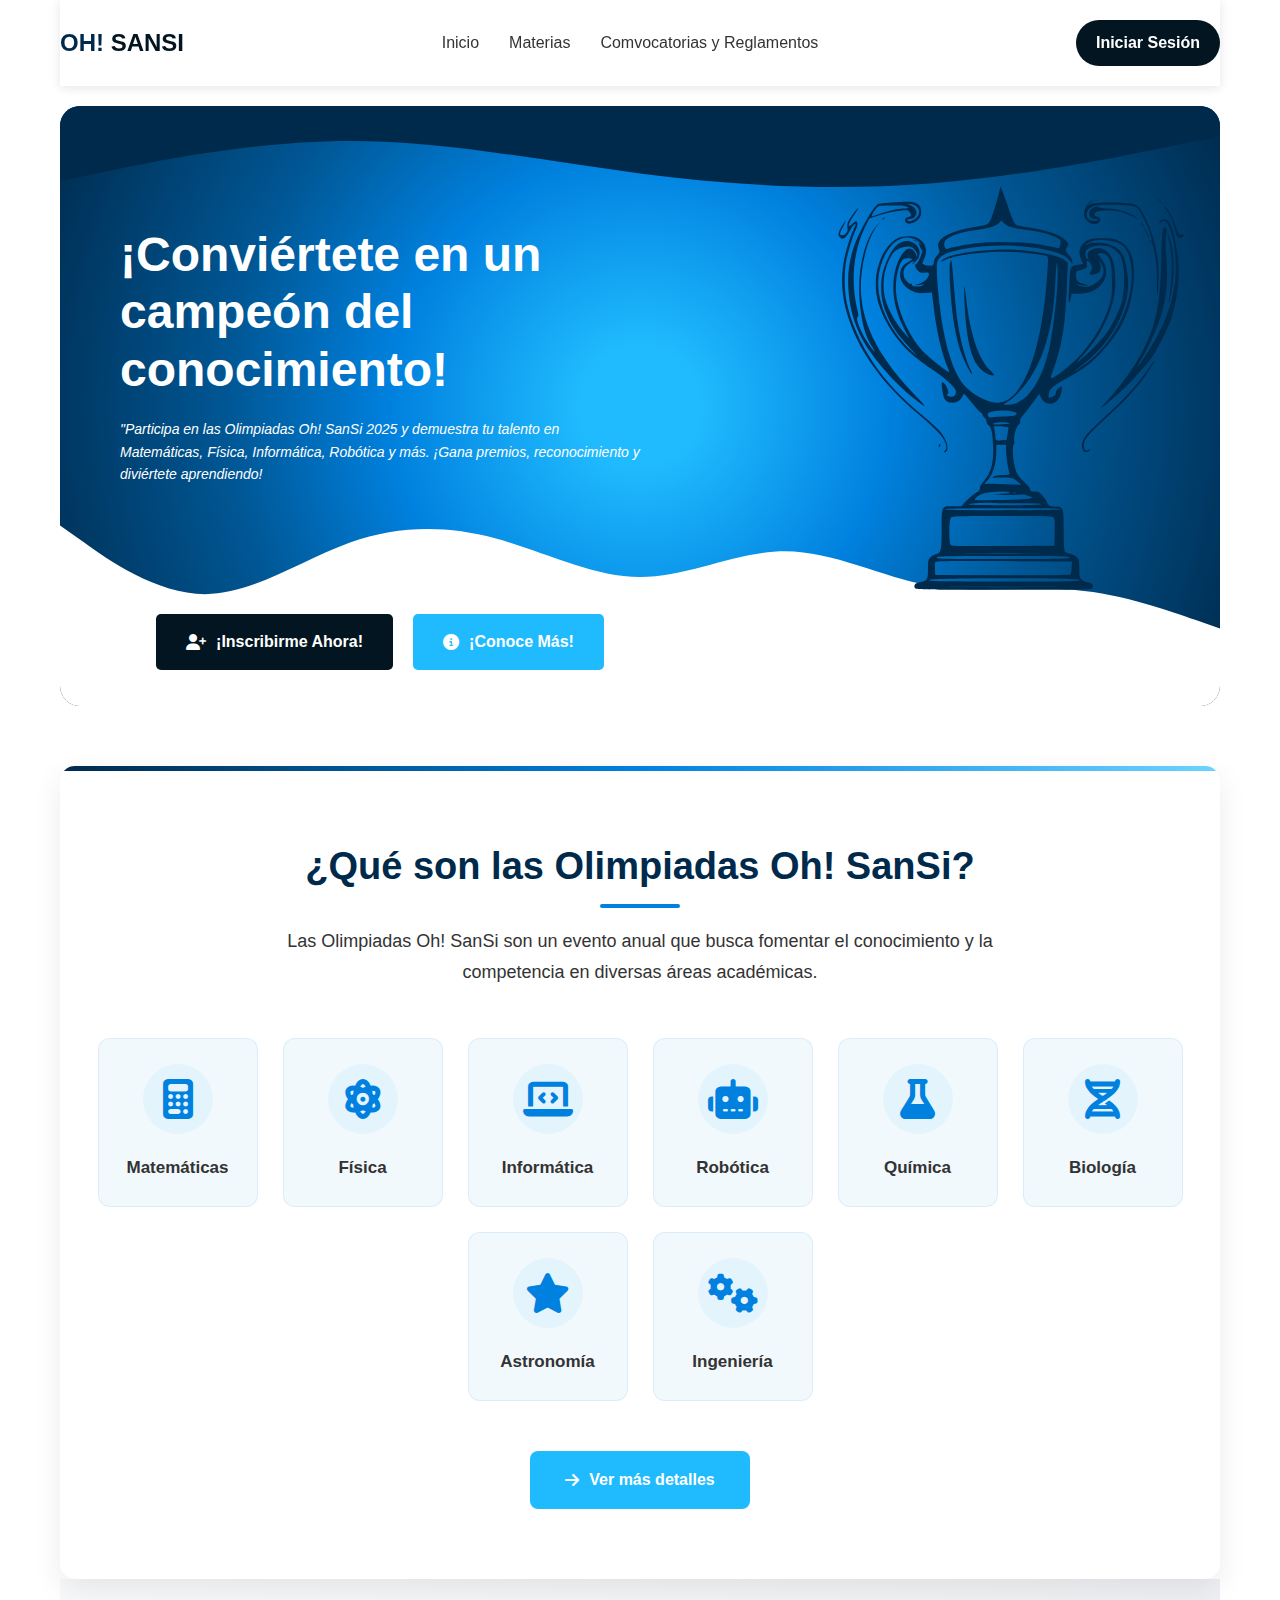
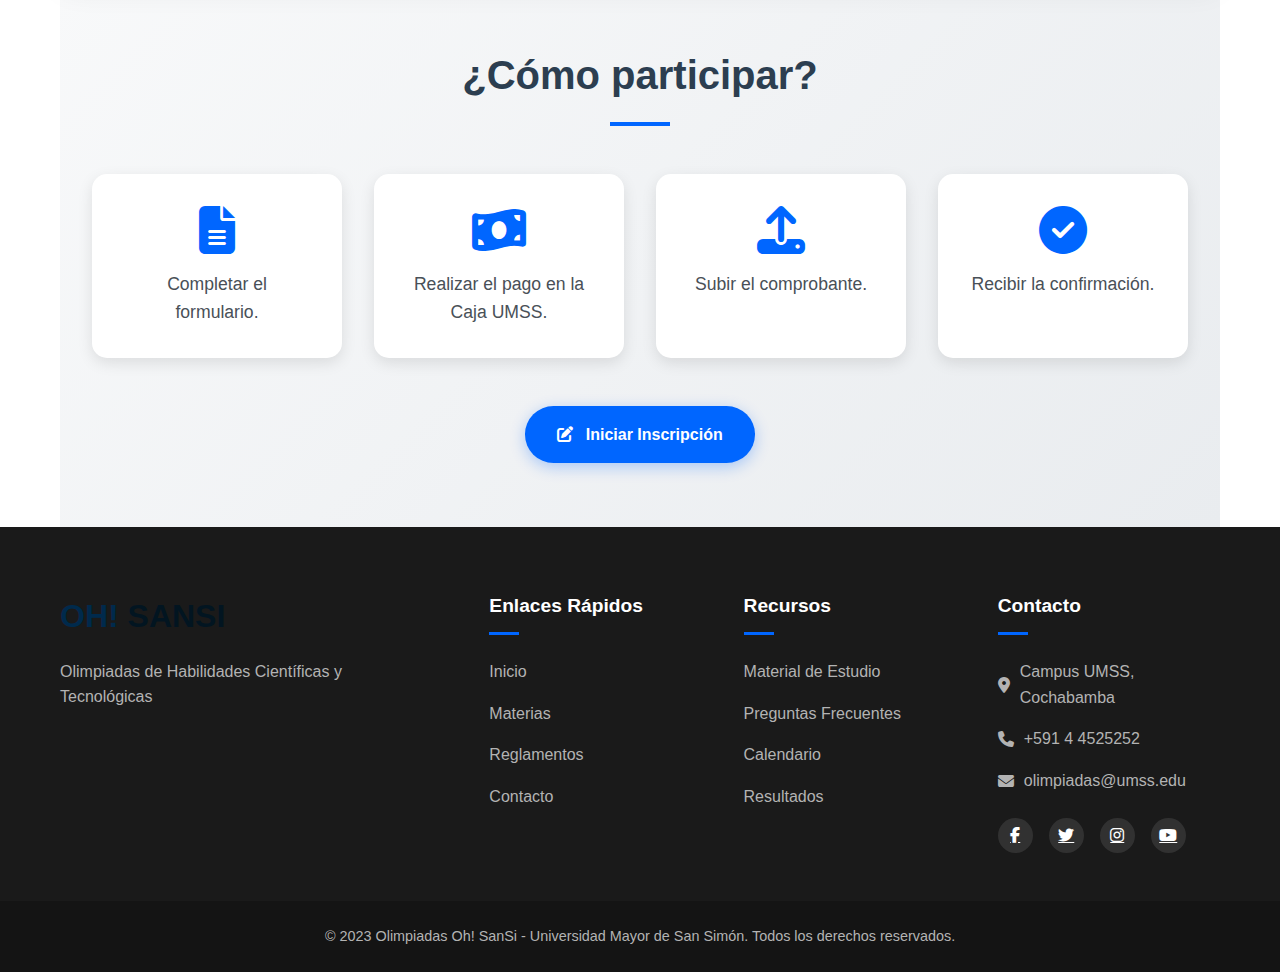
<file: HTML/index.html>
<!DOCTYPE html>
<html lang="en">
<head>
    <meta charset="UTF-8">
    <meta name="viewport" content="width=device-width, initial-scale=1.0">
    <title>Mars Explorer</title>
    <link rel="stylesheet" href="/CSS/styles.css">
    <link rel="stylesheet" href="/CSS/login.css">
<link rel="stylesheet" href="/CSS/cursor.css">    <!-- Add Font Awesome for icons -->
    <link rel="stylesheet" href="https://cdnjs.cloudflare.com/ajax/libs/font-awesome/6.4.0/css/all.min.css">
</head>
<body>
    <main class="contenedor">
        <header>
            <nav>
                <div class="logo">OH! <span>SANSI</span></div>
                <div class="nav-links">
                    <a href="#">Inicio</a>
                    <a href="#">Materias</a>
                    <a href="#">Comvocatorias y Reglamentos</a>
                </div>
                <div class="auth-buttons">
                    <a href="#" class="join-btn" id="login-button">Iniciar Sesión</a>
                </div>
            </nav>
        </header>

        <!-- Registration Modal -->
        <div id="registro-modal" class="modal">
            <div class="modal-content">
                <span class="close">&times;</span>
                <h2>Registro</h2>
                <div class="registration-options">
                    <a href="registro_Estudiante.html" class="option-card">
                        <div class="option-icon">
                            <i class="fas fa-user-graduate"></i>
                        </div>
                        <span>Estudiante</span>
                    </a>
                    <a href="registro_Tutor.html" class="option-card">
                        <div class="option-icon">
                            <i class="fas fa-chalkboard-teacher"></i>
                        </div>
                        <span>Tutor</span>
                    </a>
                </div>
            </div>
        </div>
        
        <section class="hero">
            
            <div class="wave-top">
                <img src="/wave-top.svg" alt="Wave Top">
            </div>
            
            <div class="hero-content">
                <div class="hero-text">
                    <h1>¡Conviértete en un campeón del conocimiento!</h1>
                    <p class="quote">"Participa en las Olimpiadas Oh! SanSi 2025 y demuestra tu talento en Matemáticas, Física, Informática, Robótica y más. ¡Gana premios, reconocimiento y diviértete aprendiendo!</p>
                    
                    <div class="cta-buttons">
                        <a href="#" class="get-started" id="register-now">
                            <i class="fas fa-user-plus"></i> ¡Inscribirme Ahora!
                        </a>
                        <a href="#" class="watch-video">
                            <i class="fas fa-info-circle"></i> ¡Conoce Más!
                        </a>
                    </div>
                </div>
                <div class="hero-image">
                    <img src="/trofeo.svg" alt="Alumno">      
                </div>
            </div>
            
            <div class="wave-bottom">
                <img src="/button.svg" alt="Wave button">
            </div>
        </section>
        
        <!-- New Section: ¿Qué son las Olimpiadas Oh! SanSi? -->
        <section class="about-olympiad">
            <h2>¿Qué son las Olimpiadas Oh! SanSi?</h2>
            <p>Las Olimpiadas Oh! SanSi son un evento anual que busca fomentar el conocimiento y la competencia en diversas áreas académicas.</p>
            <ul class="competition-areas">
                <li><i class="fas fa-calculator fa-2x"></i> Matemáticas</li>
                <li><i class="fas fa-atom fa-2x"></i> Física</li>
                <li><i class="fas fa-laptop-code fa-2x"></i> Informática</li>
                <li><i class="fas fa-robot fa-2x"></i> Robótica</li>
                <li><i class="fas fa-flask fa-2x"></i> Química</li>
                <li><i class="fas fa-dna fa-2x"></i> Biología</li>
                <li><i class="fas fa-star fa-2x"></i> Astronomía</li>
                <li><i class="fas fa-cogs fa-2x"></i> Ingeniería</li>
            </ul>
            <a href="#" class="details-btn"><i class="fas fa-arrow-right"></i> Ver más detalles</a>
        </section>
        
        <!-- New Section: ¿Cómo participar? -->
        <section class="how-to-participate">
            <h2>¿Cómo participar?</h2>
            <ol class="participation-steps">
                <li>
                    <i class="fas fa-file-alt fa-3x"></i>
                    <p>Completar el formulario.</p>
                </li>
                <li>
                    <i class="fas fa-money-bill-wave fa-3x"></i>
                    <p>Realizar el pago en la Caja UMSS.</p>
                </li>
                <li>
                    <i class="fas fa-upload fa-3x"></i>
                    <p>Subir el comprobante.</p>
                </li>
                <li>
                    <i class="fas fa-check-circle fa-3x"></i>
                    <p>Recibir la confirmación.</p>
                </li>
            </ol>
            <a href="#" class="start-registration-btn"><i class="fas fa-pen-to-square"></i> Iniciar Inscripción</a>
        </section>
    </main>
    
    <!-- Footer Section -->
    <footer>
        <div class="contenedor footer-content">
            <div class="footer-logo">
                <div class="logo">OH! <span>SANSI</span></div>
                <p>Olimpiadas de Habilidades Científicas y Tecnológicas</p>
            </div>
            
            <div class="footer-links">
                <div class="footer-column">
                    <h3>Enlaces Rápidos</h3>
                    <ul>
                        <li><a href="#">Inicio</a></li>
                        <li><a href="#">Materias</a></li>
                        <li><a href="#">Reglamentos</a></li>
                        <li><a href="#">Contacto</a></li>
                    </ul>
                </div>
                
                <div class="footer-column">
                    <h3>Recursos</h3>
                    <ul>
                        <li><a href="#">Material de Estudio</a></li>
                        <li><a href="#">Preguntas Frecuentes</a></li>
                        <li><a href="#">Calendario</a></li>
                        <li><a href="#">Resultados</a></li>
                    </ul>
                </div>
                
                <div class="footer-column">
                    <h3>Contacto</h3>
                    <ul class="contact-info">
                        <li><i class="fas fa-map-marker-alt"></i> Campus UMSS, Cochabamba</li>
                        <li><i class="fas fa-phone"></i> +591 4 4525252</li>
                        <li><i class="fas fa-envelope"></i> olimpiadas@umss.edu</li>
                    </ul>
                    <div class="social-media">
                        <a href="#"><i class="fab fa-facebook-f"></i></a>
                        <a href="#"><i class="fab fa-twitter"></i></a>
                        <a href="#"><i class="fab fa-instagram"></i></a>
                        <a href="#"><i class="fab fa-youtube"></i></a>
                    </div>
                </div>
            </div>
        </div>
        <div class="footer-bottom">
            <div class="contenedor">
                <p>&copy; 2023 Olimpiadas Oh! SanSi - Universidad Mayor de San Simón. Todos los derechos reservados.</p>
            </div>
        </div>
    </footer>
    
    <!-- Login Modal -->
    <div id="login-modal" class="login-modal" style="display: none;">
        <div class="login-container" id="login-container">
            <div class="login-header">
                <div class="close-modal">
                    <i class="fas fa-times"></i>
                </div>
                <div class="user-icon">
                    <i class="fas fa-user"></i>
                </div>
                <h2>Iniciar Sesión</h2>
            </div>
            
            <div class="login-body">
                <p class="login-instruction">Inicie sesión ingresando su dirección de correo electrónico y contraseña.</p>
                
                <form class="login-form">
                    <div class="form-group">
                        <label for="email">Correo Electrónico</label>
                        <div class="input-with-icon">
                            <i class="fas fa-envelope"></i>
                            <input type="email" id="email" placeholder="email@address.com" required>
                        </div>
                    </div>
                    
                    <div class="form-group">
                        <label for="password">Contraseña</label>
                        <div class="input-with-icon">
                            <i class="fas fa-lock"></i>
                            <input type="password" id="password" placeholder="••••••••••" required>
                            <i class="fas fa-eye toggle-password"></i>
                        </div>
                    </div>
                    
                    <div class="form-group remember-me">
                        <div class="remember-me-left">
                            <label class="switch">
                                <input type="checkbox">
                                <span class="slider round"></span>
                            </label>
                            <span>Acuérdate de mí</span>
                        </div>
                        <a href="#" class="forgot-password">¿Olvidaste tu contraseña?</a>
                    </div>
                    
                    <button type="submit" class="login-btn">Iniciar Sesión</button>
                </form>
                
                <div class="register-link">
                    <p>¿No tienes una cuenta? <a href="#">Regístrate aquí</a></p>
                </div>
            </div>
        </div>
        
        <!-- Password Recovery Container -->
        <div class="login-container" id="recovery-container" style="display: none;">
            <div class="login-header">
                <div class="back-to-login">
                    <i class="fas fa-arrow-left"></i>
                </div>
                <div class="user-icon">
                    <i class="fas fa-key"></i>
                </div>
                <h2>Recuperar Contraseña</h2>
            </div>
            
            <div class="login-body">
                <p class="login-instruction">Ingrese su correo electrónico y le enviaremos un enlace para restablecer su contraseña.</p>
                
                <form class="recovery-form">
                    <div class="form-group">
                        <label for="recovery-email">Correo Electrónico</label>
                        <div class="input-with-icon">
                            <i class="fas fa-envelope"></i>
                            <input type="email" id="recovery-email" placeholder="email@address.com" required>
                        </div>
                    </div>
                    
                    <button type="submit" class="login-btn">Enviar Enlace de Recuperación</button>
                </form>
                
                <div class="register-link">
                    <p><a href="#" class="back-to-login-link">Volver a Iniciar Sesión</a></p>
                </div>
            </div>
        </div>
    </div>
    
    <script>
        document.addEventListener('DOMContentLoaded', function() {
            const loginButton = document.getElementById('login-button');
            const loginModal = document.getElementById('login-modal');
            const closeModal = document.querySelector('.close-modal');
            const loginForm = document.querySelector('.login-form');
            const loginBtn = document.querySelector('.login-btn');
            const forgotPasswordLink = document.querySelector('.forgot-password');
            const backToLoginLinks = document.querySelectorAll('.back-to-login, .back-to-login-link');
            const loginContainer = document.getElementById('login-container');
            const recoveryContainer = document.getElementById('recovery-container');
            const recoveryForm = document.querySelector('.recovery-form');
            
            // Show modal when login button is clicked
            loginButton.addEventListener('click', function(e) {
                e.preventDefault();
                loginModal.style.display = 'flex';
                loginContainer.style.display = 'block';
                recoveryContainer.style.display = 'none';
                // Add small delay to trigger animation
                setTimeout(() => {
                    document.querySelector('.login-container').style.opacity = '1';
                    document.querySelector('.login-container').style.transform = 'translateY(0)';
                }, 10);
            });
            
            // Close modal when clicking the close button
            closeModal.addEventListener('click', function() {
                loginModal.style.display = 'none';
                // Reset containers to initial state
                setTimeout(() => {
                    loginContainer.style.display = 'block';
                    recoveryContainer.style.display = 'none';
                }, 300);
            });
            
            // Handle form submission
            loginForm.addEventListener('submit', function(e) {
                e.preventDefault();
                
                // Add loading state
                loginBtn.textContent = 'Iniciando sesión...';
                loginBtn.disabled = true;
            
                // Simulate login validation (replace with actual authentication)
                setTimeout(() => {
                    // Redirect to dashboard
                    window.location.href = 'dashboard.html';
                }, 1000);
            });
            
            // Show recovery form
            forgotPasswordLink.addEventListener('click', function(e) {
                e.preventDefault();
                loginContainer.style.opacity = '0';
                loginContainer.style.transform = 'translateY(-20px)';
                setTimeout(() => {
                    loginContainer.style.display = 'none';
                    recoveryContainer.style.display = 'block';
                    recoveryContainer.style.opacity = '1';
                    recoveryContainer.style.transform = 'translateY(0)';
                }, 300);
            });
            
            // Back to login form
            backToLoginLinks.forEach(link => {
                link.addEventListener('click', function(e) {
                    e.preventDefault();
                    recoveryContainer.style.display = 'none';
                    loginContainer.style.display = 'block';
                });
            });
            
            // Handle recovery form submission
            recoveryForm.addEventListener('submit', function(e) {
                e.preventDefault();
                const recoveryBtn = recoveryForm.querySelector('.login-btn');
                const recoveryEmail = document.getElementById('recovery-email').value;
                
                // Add loading state
                recoveryBtn.textContent = 'Enviando...';
                recoveryBtn.disabled = true;
                
                // Simulate sending recovery email
                setTimeout(() => {
                    alert('Si el correo existe en nuestro sistema, recibirás un enlace para restablecer tu contraseña.');
                    recoveryBtn.textContent = 'Enviar Enlace de Recuperación';
                    recoveryBtn.disabled = false;
                    document.getElementById('recovery-email').value = '';
                    // Return to login form
                    recoveryContainer.style.display = 'none';
                    loginContainer.style.display = 'block';
                }, 2000);
            });
            
            // Toggle password visibility
            const togglePassword = document.querySelector('.toggle-password');
            const passwordInput = document.querySelector('#password');
            
            togglePassword.addEventListener('click', function() {
                const type = passwordInput.getAttribute('type') === 'password' ? 'text' : 'password';
                passwordInput.setAttribute('type', type);
                this.classList.toggle('fa-eye');
                this.classList.toggle('fa-eye-slash');
            });
        });
    </script>
    <script>
        document.addEventListener('DOMContentLoaded', function() {
            const loginButton = document.getElementById('login-button');
            const loginModal = document.getElementById('login-modal');
            const closeModal = document.querySelector('.close-modal');
            const loginForm = document.querySelector('.login-form');
            const loginBtn = document.querySelector('.login-btn');
            
            // Show modal when login button is clicked
            loginButton.addEventListener('click', function(e) {
                e.preventDefault();
                loginModal.style.display = 'flex';
                // Add small delay to trigger animation
                setTimeout(() => {
                    document.querySelector('.login-container').style.opacity = '1';
                    document.querySelector('.login-container').style.transform = 'translateY(0)';
                }, 10);
            });
            
            // Close modal when clicking the close button
            closeModal.addEventListener('click', function() {
                loginModal.style.display = 'none';
            });
            
            // Handle form submission
            loginForm.addEventListener('submit', function(e) {
                e.preventDefault();
                
                // Add loading state
                loginBtn.textContent = 'Iniciando sesión...';
                loginBtn.disabled = true;
            
                // Simulate login validation (replace with actual authentication)
                setTimeout(() => {
                    // Redirect to dashboard
                    window.location.href = 'dashboard.html';
                }, 1000);
            });
            
            // Toggle password visibility
            const togglePassword = document.querySelector('.toggle-password');
            const passwordInput = document.querySelector('#password');
            
            togglePassword.addEventListener('click', function() {
                const type = passwordInput.getAttribute('type') === 'password' ? 'text' : 'password';
                passwordInput.setAttribute('type', type);
                this.classList.toggle('fa-eye');
                this.classList.toggle('fa-eye-slash');
            });
        });
    </script>
    <script>
        document.addEventListener('DOMContentLoaded', function() {
            // Registration Modal Functionality
            const registerNowBtn = document.querySelector('.get-started');
            const registerBtn = document.getElementById('register-button');
            const registroModal = document.getElementById('registro-modal');
            const closeRegistroBtn = registroModal.querySelector('.close');

            function showRegistroModal(e) {
                e.preventDefault();
                registroModal.style.display = 'block';
            }

            // Add click event listeners
            registerNowBtn.addEventListener('click', showRegistroModal);
            registerBtn.addEventListener('click', showRegistroModal);

            // Close modal when clicking X
            closeRegistroBtn.addEventListener('click', () => {
                registroModal.style.display = 'none';
            });

            // Close modal when clicking outside
            window.addEventListener('click', (e) => {
                if (e.target === registroModal) {
                    registroModal.style.display = 'none';
                }
            });
        });
    </script>
    <script src="/JS/index.js"></script>
    <script src="/JS/cursor.js" defer></script>
</body>
</html>
</file>
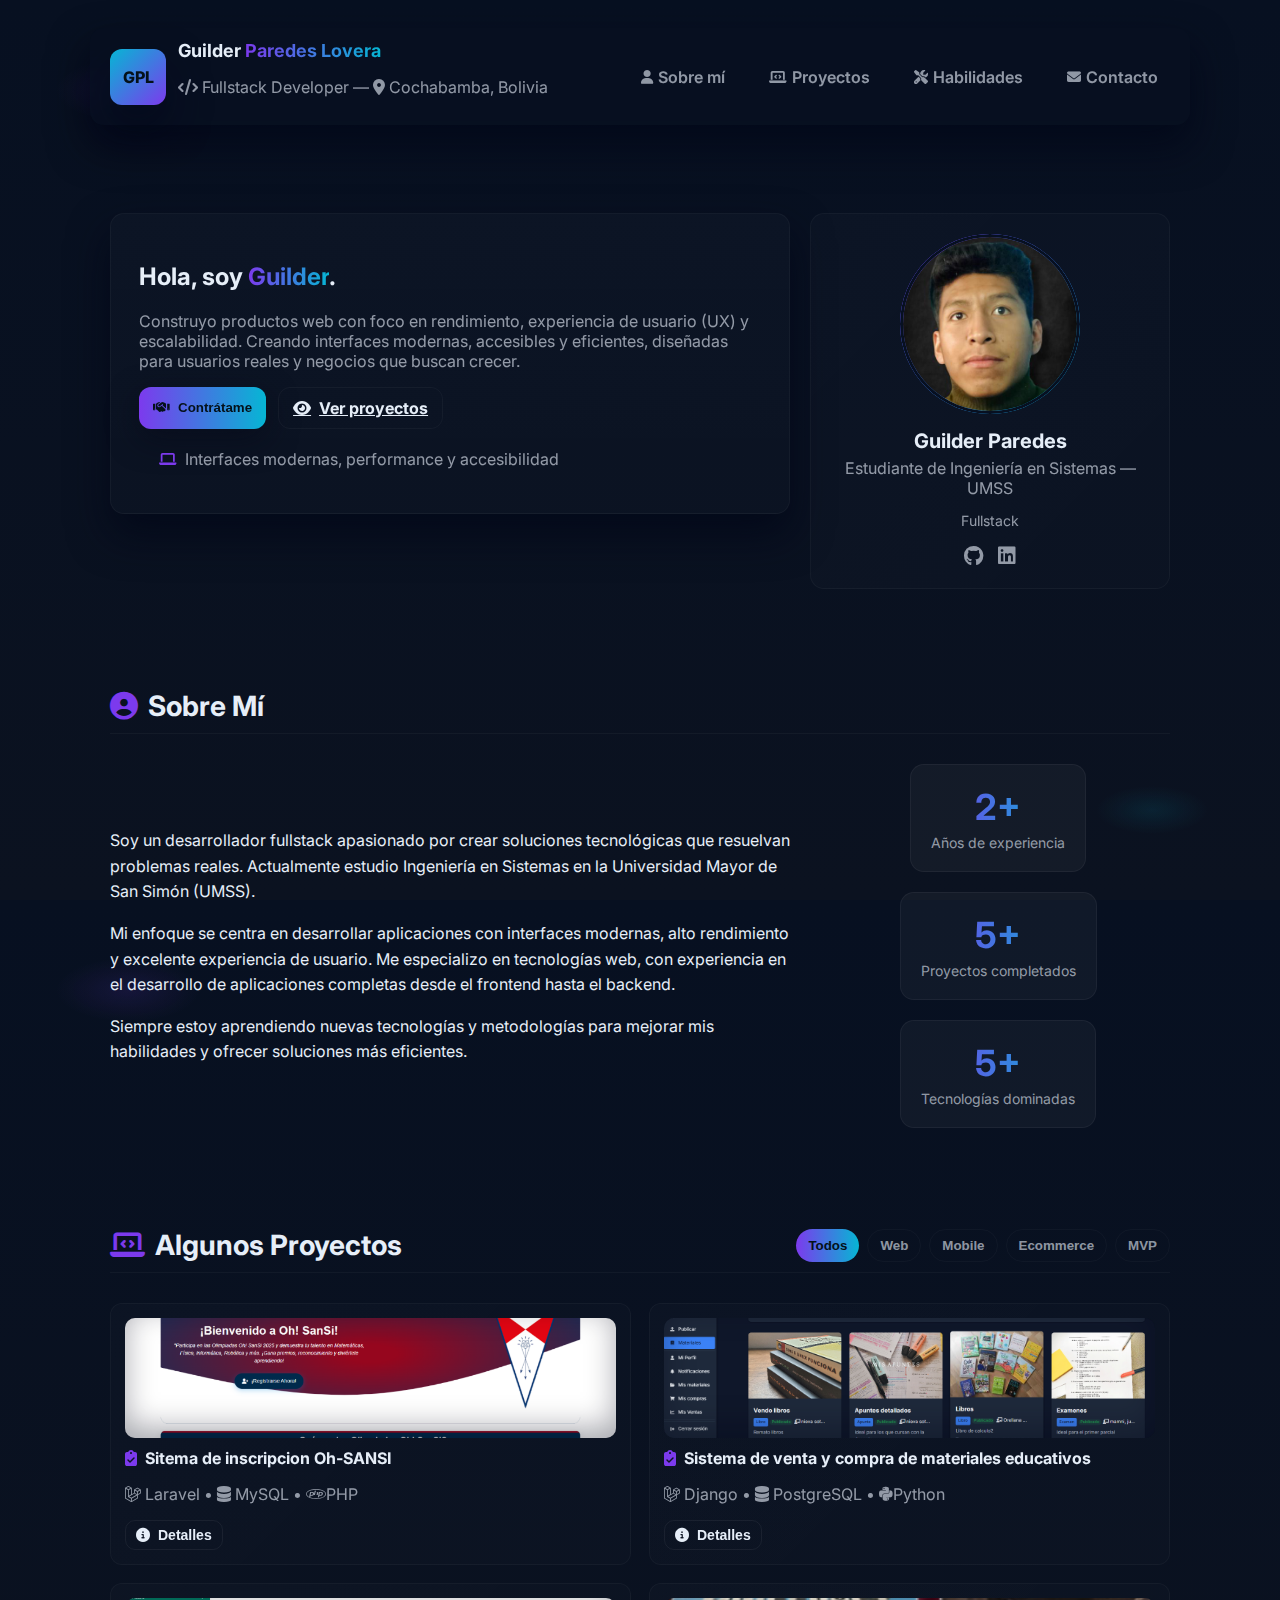
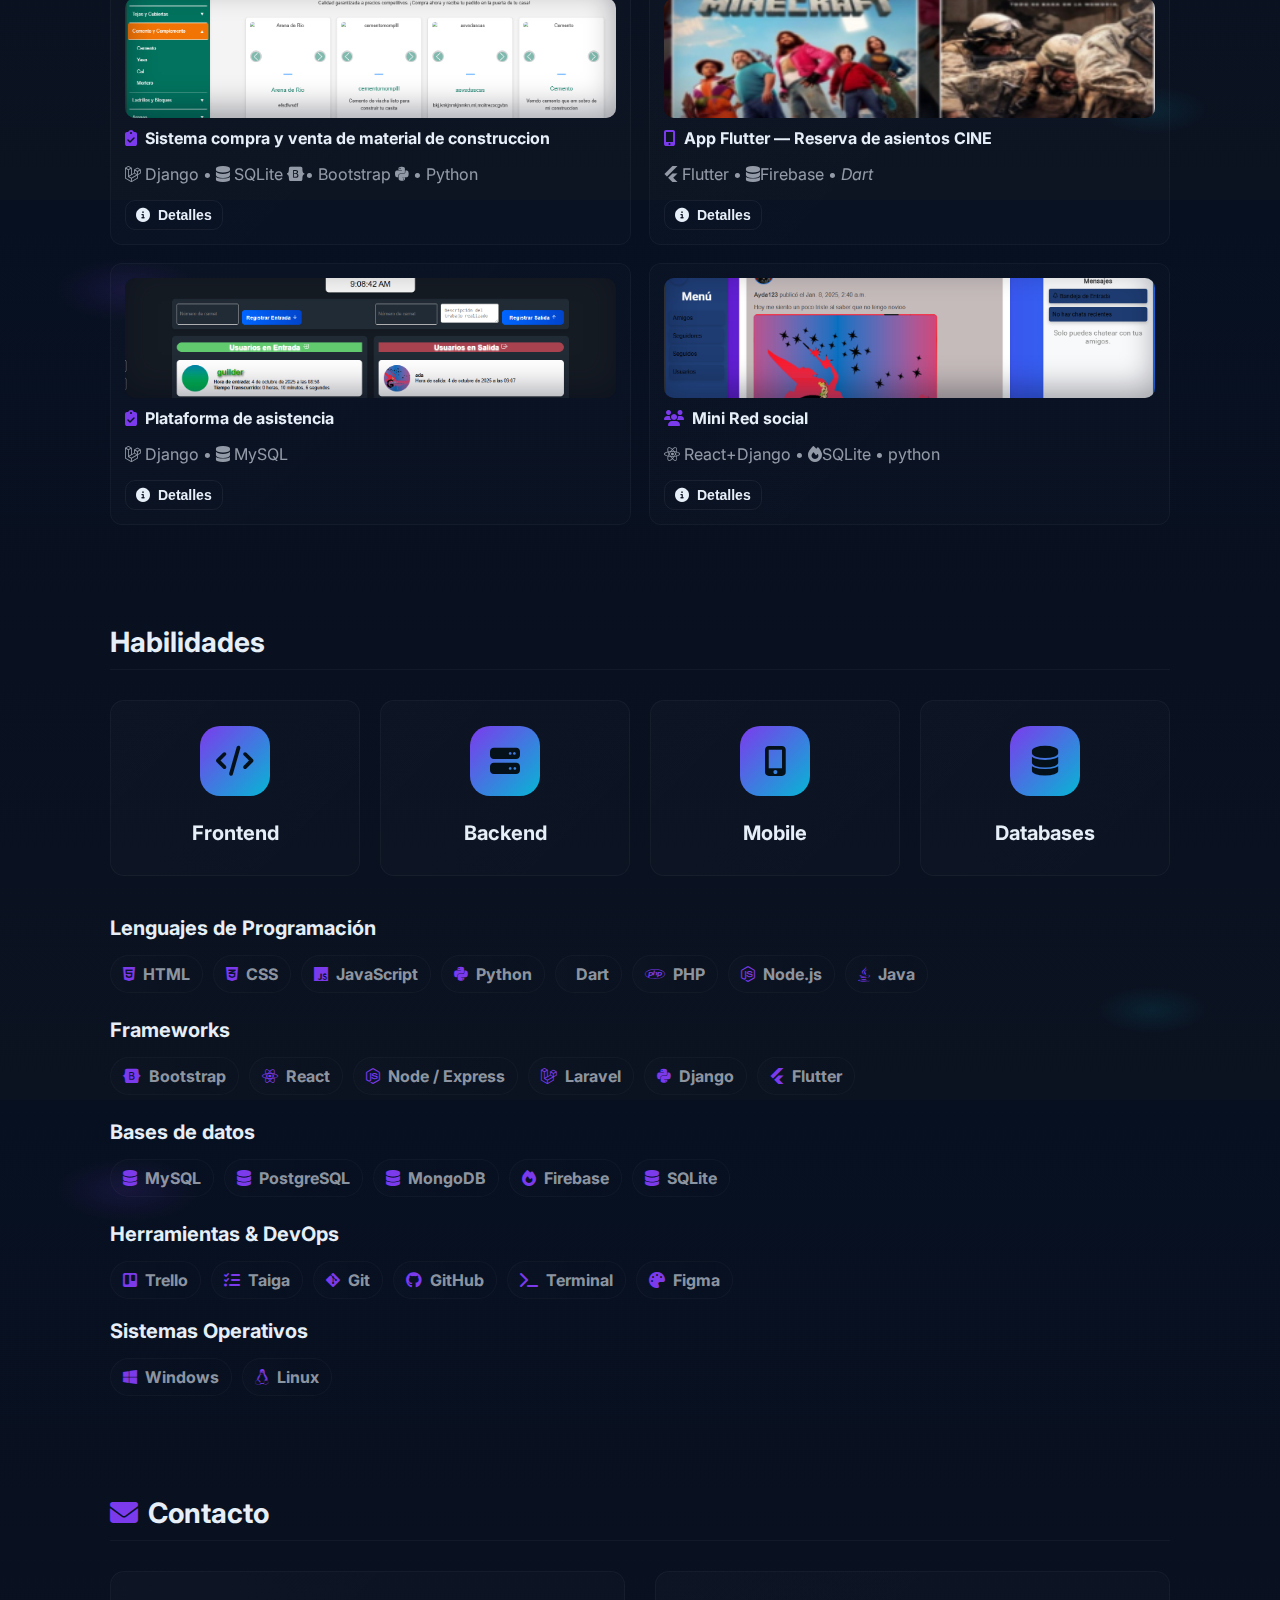
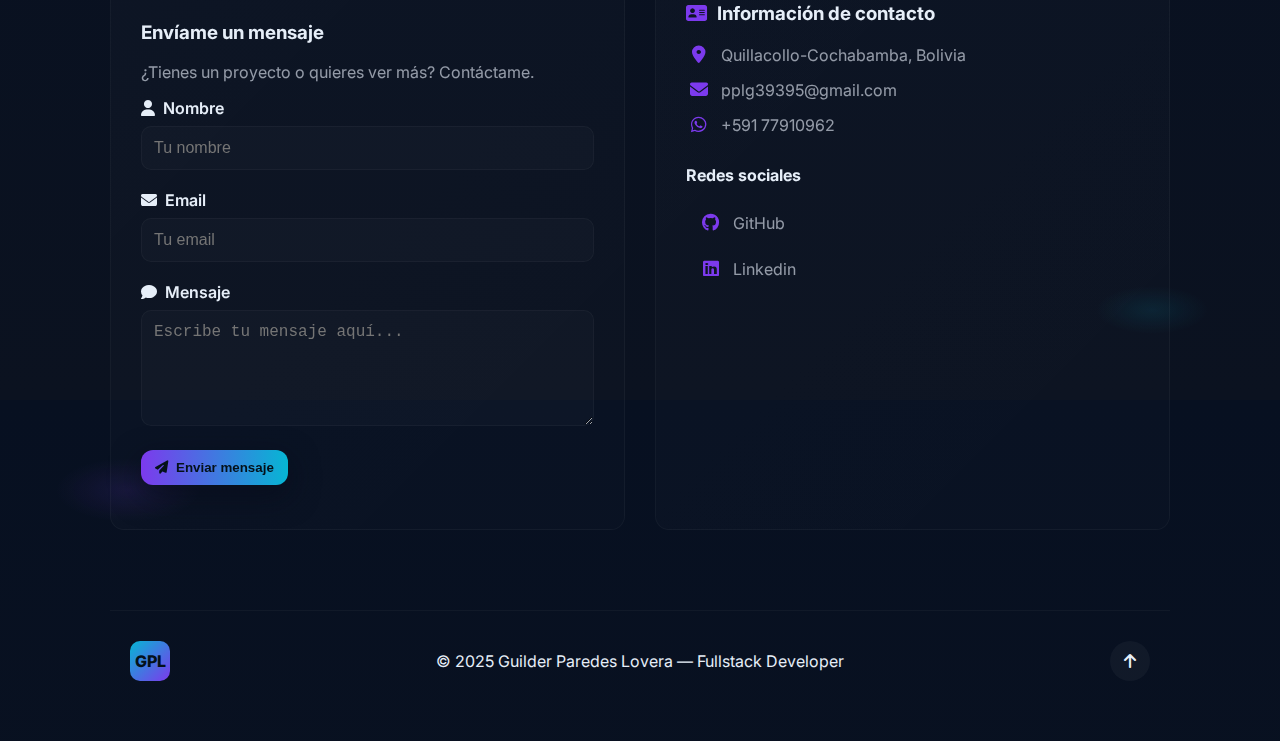
<file: Downloads/portafolio_guilder/index.html>
<!doctype html>
<html lang="es">

<head>
  <meta charset="utf-8" />
  <meta name="viewport" content="width=device-width,initial-scale=1" />
  <title>Guilder Paredes Lovera — Portafolio</title>
  <meta name="description" content="Portafolio profesional de Guilder Paredes Lovera — Fullstack Developer" />
  <link href="https://fonts.googleapis.com/css2?family=Inter:wght@300;400;600;700;800&display=swap" rel="stylesheet">
  <link rel="stylesheet" href="styles.css">
  <link rel="stylesheet" href="cursor.css">
  <link rel="stylesheet" href="https://cdnjs.cloudflare.com/ajax/libs/font-awesome/6.4.0/css/all.min.css">
</head>

<body class="dark">
  <header class="site-header">
    <div class="brand">
      <div class="logo">GPL</div>
      <div class="who">
        <h1>Guilder <span class="highlight">Paredes Lovera</span></h1>
        <p class="muted"><i class="fas fa-code"></i> Fullstack Developer — <i class="fas fa-map-marker-alt"></i>
         Cochabamba, Bolivia</p>
      </div>
    </div>

    <nav class="nav">
      <a href="#sobre-mi"><i class="fas fa-user"></i> Sobre mí</a>
      <a href="#proyectos"><i class="fas fa-laptop-code"></i> Proyectos</a>
      <a href="#habilidades"><i class="fas fa-tools"></i> Habilidades</a>
      <a href="#contacto"><i class="fas fa-envelope"></i> Contacto</a>
    </nav>
  </header>

  <main class="container">
    <!-- Hero Section -->
    <section class="hero" id="hero">
      <div class="hero-left card-3d">
        <h2>Hola, soy <span class="accent">Guilder</span>.</h2>
        <p class="lead">Construyo productos web con foco en rendimiento, experiencia de usuario (UX) y escalabilidad.
          Creando interfaces modernas, accesibles y eficientes, diseñadas para usuarios reales y negocios que buscan
          crecer.</p>
        <div class="cta-row">
          <button id="hireBtn" class="btn primary"><i class="fas fa-handshake"></i> Contrátame</button>
          <a href="#proyectos" class="btn ghost"><i class="fas fa-eye"></i> Ver proyectos</a>
          <!-- <a href="#" id="downloadCv" class="btn ghost"><i class="fas fa-file-download"></i> Descargar CV</a> -->
        </div>

        <ul class="highlights">
          <!-- <li><i class="fab fa-react"></i> React • <i class="fab fa-node-js"></i> Node • <i class="fab fa-laravel"></i>
            Laravel • <i class="fab fa-python"></i> Django</li>
          <li><i class="fab fa-flutter"></i> Flutter • <i class="fas fa-database"></i> PostgreSQL • <i
              class="fas fa-fire"></i> Firebase • <i class="fas fa-database"></i> MongoDB</li> -->
          <li><i class="fas fa-laptop"></i> Interfaces modernas, performance y accesibilidad</li>
        </ul>
      </div>

      <aside class="profile-card card-3d" data-tilt>
        <div class="profile-image-circle">
          <img src="GuilderFotoPerfil.jpg" alt="Guilder Paredes">
        </div>
        <div class="profile-info">
          <strong>Guilder Paredes</strong>
          <span class="muted">Estudiante de Ingeniería en Sistemas — UMSS</span>
          <p class="muted small">Fullstack</p>

          <div class="socials">
            <a href="https://github.com/Guilder23" aria-label="GitHub" target="_blank" rel="noopener noreferrer">
              <i class="fab fa-github"></i>
            </a>
            <a href="https://www.linkedin.com/in/guilder-paredes-lovera-002a7637b" aria-label="LinkedIn" target="_blank" rel="noopener noreferrer">
              <i class="fab fa-linkedin"></i>
            </a>
          </div>
        </div>
      </aside>
    </section>

    <!-- About Me Section -->
    <section id="sobre-mi" class="section about">
      <div class="section-header">
        <h2><i class="fas fa-user-circle"></i> Sobre Mí</h2>
      </div>

      <div class="about-content">
        <div class="about-text">
          <p>Soy un desarrollador fullstack apasionado por crear soluciones tecnológicas que resuelvan problemas reales.
            Actualmente estudio Ingeniería en Sistemas en la Universidad Mayor de San Simón (UMSS).</p>
          <p>Mi enfoque se centra en desarrollar aplicaciones con interfaces modernas, alto rendimiento y excelente
            experiencia de usuario. Me especializo en tecnologías web, con experiencia en el desarrollo de
            aplicaciones completas desde el frontend hasta el backend.</p>
          <p>Siempre estoy aprendiendo nuevas tecnologías y metodologías para mejorar mis habilidades y ofrecer
            soluciones más eficientes.</p>
        </div>

        <div class="about-stats">
          <div class="stat-item">
            <div class="stat-number">2+</div>
            <div class="stat-label">Años de experiencia</div>
          </div>
          <div class="stat-item">
            <div class="stat-number">5+</div>
            <div class="stat-label">Proyectos completados</div>
          </div>
          <div class="stat-item">
            <div class="stat-number">5+</div>
            <div class="stat-label">Tecnologías dominadas</div>
          </div>
        </div>
      </div>
    </section>

    <!-- Projects Section -->
    <section id="proyectos" class="section">
      <div class="section-header">
        <h2><i class="fas fa-laptop-code"></i> Algunos Proyectos</h2>
        <div class="filters">
          <button class="filter active" data-filter="all">Todos</button>
          <button class="filter" data-filter="web">Web</button>
          <button class="filter" data-filter="mobile">Mobile</button>
          <button class="filter" data-filter="ecommerce">Ecommerce</button>
          <button class="filter" data-filter="mvp">MVP</button>
        </div>
      </div>

      <div id="projectsGrid" class="projects-grid">
        <!-- Project cards (data-* attributes used for filtering and details) -->
        <!-- <article class="project card-3d" data-tags="web ecommerce" data-title="Ecommerce de materiales" data-tech="React, Node, PostgreSQL" data-desc="Tienda online con catálogo, carrito, pasarela de pago y panel administrativo.">
          <div class="p-thumb" style="background-image:url('assets/contruccion1.png');" aria-hidden="true"></div>
          <div class="project-content">
            <h4><i class="fas fa-shopping-cart"></i> Ecommerce de materiales</h4>
            <p class="muted"><i class="fab fa-react"></i> React • <i class="fab fa-node-js"></i> Node • <i class="fas fa-database"></i> PostgreSQL</p>
            <div class="p-actions">
              <button class="btn small outline view-project"><i class="fas fa-info-circle"></i> Detalles</button>
              <a class="btn small" href="#" target="_blank" rel="noopener"><i class="fas fa-external-link-alt"></i> Demo</a>
            </div>
          </div>
        </article> -->
        <article class="project card-3d" data-tags="mvp " data-title="Sistema de inscripciones"
          data-tech="Laravel,php, MySQL"
          data-desc="Sistema integral de inscripciones para olimpiadas OH-SANSI desarrollado en 2025. Plataforma multi-rol con autenticación segura para estudiantes, docentes y administradores. Estudiantes pueden auto-inscribirse en competencias,
           mientras docentes inscriben grupos completos. Panel administrativo avanzado para gestión de usuarios, colegios, áreas académicas, categorías por edad/nivel y competencias. Sistema completo de pagos integrado con generación automática de
            reportes financieros en PDF. Dashboard ejecutivo con gráficos dinámicos en tiempo real: métricas de inscripciones por categoría, colegios participantes, estados de pago y estadísticas de participación. Módulo de reportes personalizables
             con exportación a PDF para análisis y documentación oficial."
          data-images="assets/sansi10.png,assets/sansi7.png,assets/sansi2.png, assets/sansi3.png, assets/sansi4.png, assets/sansi5.png,assets/sansi6.png,assets/sansi8.png,assets/sansi9.png ">

          <div class="p-thumb" style="background-image:url('assets/sansi1.png');" aria-hidden="true"></div>
          <div class="project-content">
            <h4><i class="fas fa-clipboard-check"></i>Sitema de inscripcion Oh-SANSI</h4>
            <p class="muted"><i class="fab fa-laravel"></i> Laravel • <i class="fas fa-database"></i> MySQL • <i
                class="fab fa-php"></i>PHP</p>
            <div class="p-actions">
              <button class="btn small outline view-project"><i class="fas fa-info-circle"></i> Detalles</button>
              <!-- <a class="btn small" href="#" target="_blank" rel="noopener"><i class="fab fa-github"></i> Repo</a> -->
            </div>
          </div>
        </article>
        <article class="project card-3d" data-tags="web ecommerce" data-title="Ecommerce de materiales educativos"
          data-tech="Python, PostgreSQL" data-desc="Plataforma educativa integral de marketplace. Sistema de autenticación completo (registro, login). Los usuarios pueden 
          completar su perfil profesional, publicar material educativo para la venta (apuntes, guías, recursos) y comprar productos de otros educadores. Carrito de compras.
           Sistema de pagos integrado con código QR para transacciones seguras. Panel personalizado para ver historial de compras y ventas, gestionar productos publicados 
          y estado de pedidos. Sistema de notificaciones en tiempo real para actualizaciones de comprar o ventas. Dashboard con métricas de rendimiento para vendedores.Desarrollado en 2025"
          data-images="assets/biblioteca1.png,assets/biblioteca2.png,assets/biblioteca3.png,assets/biblioteca4.png,assets/biblioteca5.png,assets/biblioteca6.png,assets/biblioteca7.png ">

          <div class="p-thumb" style="background-image:url('assets/biblioteca1.png');" aria-hidden="true"></div>
          <div class="project-content">
            <h4><i class="fas fa-clipboard-check"></i>Sistema de venta y compra de materiales educativos</h4>
            <p class="muted"><i class="fab fa-laravel"></i> Django • <i class="fas fa-database"></i> PostgreSQL • <i
                class="fab fa-python"></i>Python</p>
            <div class="p-actions">
              <button class="btn small outline view-project"><i class="fas fa-info-circle"></i> Detalles</button>
              <!-- <a class="btn small" href="#" target="_blank" rel="noopener"><i class="fab fa-github"></i> Repo</a> -->
            </div>
          </div>
        </article>
        <article class="project card-3d" data-tags="web ecommerce" data-title="Ecommerce de materiales"
          data-tech="django, SQLite" data-desc="E-commerce especializado en materiales de construcción. Sistema completo de autenticación
           (registro, login). Búsqueda avanzada con múltiples filtros por categoría, precio, marca y especificaciones técnicas. Los usuarios
            pueden gestionar su perfil, publicar productos para la venta y editar sus publicaciones después de subirlas. Carrito de compras. 
            Sistema de pago simulado para transacciones de prueba.Desarrollado en 2024"
          data-images="assets/construccion1.png,assets/construccion2.png,assets/construccion3.png ">

          <div class="p-thumb" style="background-image:url('assets/construccion1.png');" aria-hidden="true"></div>
          <div class="project-content">
            <h4><i class="fas fa-clipboard-check"></i>Sistema compra y venta de material de construccion</h4>
            <p class="muted"><i class="fab fa-laravel"></i> Django • <i class="fas fa-database"></i> SQLite <i class="fab fa-bootstrap"></i>• Bootstrap <i class="fab fa-python"></i> •
              Python</p>
            <div class="p-actions">
              <button class="btn small outline view-project"><i class="fas fa-info-circle"></i> Detalles</button>
              <!-- <a class="btn small" href="#" target="_blank" rel="noopener"><i class="fab fa-github"></i> Repo</a> -->
            </div>
          </div>
        </article>

        <article class="project card-3d" data-tags="mobile flutter" data-title="App Flutter — Reserva de asientos"
          data-tech="Flutter, Firebase, Dart"
          data-desc="App Android completa para reservas de cine. Sistema de autenticación (registro y login). Los usuarios pueden explorar cartelera completa con 
          detalles de películas: sinopsis, reparto de actores, duración, género, tráilers y valoraciones. Selección visual interactiva de butacas con mapa del cine en 
          tiempo real. Gestión de horarios y fechas de funciones. Sistema de compra integrado: reserva de entradas, adición de productos de confitería (combo, palomitas, bebidas) 
          y pago simulado. Historial detallado de compras con opción de descargar comprobantes en PDF y compartir reservas. Sección de próximos estrenos.Desarrollado en 2024.
           Persistencia de datos local y sincronización en la nube.""
          data-images="assets/cine1.png,assets/cine2.png,assets/cine3.png">

          <div class="p-thumb" style="background-image:url('assets/cine1.png');" aria-hidden="true"></div>
          <div class="project-content">
            <h4><i class="fas fa-mobile-alt"></i> App Flutter — Reserva de asientos CINE</h4>
            <p class="muted"><i class="fab fa-flutter"></i> Flutter • <i class="fas fa-database"></i>Firebase •
              <i>Dart</i>
            </p>
            <div class="p-actions">
              <button class="btn small outline view-project"><i class="fas fa-info-circle"></i> Detalles</button>
              <!-- <a class="btn small" href="#" target="_blank" rel="noopener"><i class="fab fa-github"></i> Repo</a> -->
            </div>
          </div>
        </article>
        <article class="project card-3d" data-tags="web admin" data-title="Plataforma de asistencia"
          data-tech="Laravel, MySQL"
          data-desc="Sistema integral de control de asistencia y productividad para personal de una Fundacion. Gestión multi-rol: becarios,
           promotores y jefes de zona. Registro de entrada/salida mediante número de carnet con descripción detallada de actividades
            realizadas. Monitoreo en tiempo real del personal activo, tiempo trabajado diario y horarios de salida. Panel administrativo
             para visualizar todos los usuarios registrados y su estado actual. Generación de reportes PDF por rangos de fechas personalizables, 
             incluyendo resúmenes de horas trabajadas, actividades realizadas. Exportación de datos para análisis externo. Desarrollado en 2023"
          data-images="assets/asistencia1.png,assets/asistencia2.png ">

          <div class="p-thumb" style="background-image:url('assets/asistencia1.png');" aria-hidden="true"></div>
          <div class="project-content">
            <h4><i class="fas fa-clipboard-check"></i> Plataforma de asistencia</h4>
            <p class="muted"><i class="fab fa-laravel"></i> Django • <i class="fas fa-database"></i> MySQL</p>
            <div class="p-actions">
              <button class="btn small outline view-project"><i class="fas fa-info-circle"></i> Detalles</button>
              <!-- <a class="btn small" href="#" target="_blank" rel="noopener"><i class="fab fa-github"></i> Repo</a> -->
            </div>
          </div>
        </article>

        <article class="project card-3d" data-tags="web mvp realtime" data-title="Mini Red social"
          data-tech="React, Django,, Python,SQLite"
          data-desc="Proyecto académico - Red social universitaria (MVP de práctica). Sistema de autenticación completo para registro y login.
           Funcionalidades implementadas: publicaciones con texto e imágenes, sistema de 'me gusta' y comentarios, gestión de amigos y seguidores, 
           chat en tiempo real entre usuarios, y estados efímeros. Desarrollado como ejercicio práctico para aplicar conceptos de desarrollo fullstack,
            bases de datos relacionales. No desplegado en producción. Desarrolado en 2023"
          data-images="assets/RedSocial1.png">

          <div class="p-thumb" style="background-image:url('assets/RedSocial1.png');" aria-hidden="true"></div>
          <div class="project-content">
            <h4><i class="fas fa-users"></i> Mini Red social</h4>
            <p class="muted"><i class="fab fa-react"></i> React+Django • <i class="fas fa-fire"></i>SQLite • python</p>
            <div class="p-actions">
              <button class="btn small outline view-project"><i class="fas fa-info-circle"></i> Detalles</button>
              <a class="btn small" href="#" target="_blank" rel="noopener"></a>
            </div>
          </div>
        </article>
        <!-- 

        <article class="project card-3d" data-tags="web mvp realtime" data-title="Red social universitaria" data-tech="React, Firebase" data-desc="MVP de red social con perfiles, publicaciones y comentarios para estudiantes.">
          <div class="p-thumb" style="background-image:url('assets/project3.jpg');" aria-hidden="true"></div>
          <div class="project-content">
            <h4><i class="fas fa-users"></i> Red social universitaria</h4>
            <p class="muted"><i class="fab fa-react"></i> React • <i class="fas fa-fire"></i> Firebase</p>
            <div class="p-actions">
              <button class="btn small outline view-project"><i class="fas fa-info-circle"></i> Detalles</button>
              <a class="btn small" href="#" target="_blank" rel="noopener"><i class="fas fa-external-link-alt"></i> Demo</a>
            </div>
          </div>
        </article>

        <article class="project card-3d" data-tags="mobile flutter" data-title="App Flutter — Reserva de asientos" data-tech="Flutter, SQLite" data-desc="App Android para reservar asientos con selección visual y persistencia local y remota.">
          <div class="p-thumb" style="background-image:url('assets/project4.jpg');" aria-hidden="true"></div>
          <div class="project-content">
            <h4><i class="fas fa-mobile-alt"></i> App Flutter — Reserva de asientos</h4>
            <p class="muted"><i class="fab fa-flutter"></i> Flutter • <i class="fas fa-database"></i> SQLite</p>
            <div class="p-actions">
              <button class="btn small outline view-project"><i class="fas fa-info-circle"></i> Detalles</button>
              <a class="btn small" href="#" target="_blank" rel="noopener"><i class="fab fa-github"></i> Repo</a>
            </div>
          </div>
        </article>
      </div>
    </section> -->
    </section>
    <!-- Skills Section con tarjetas -->
    <section id="habilidades" class="section">
      <div class="section-header">
        <h2>Habilidades</h2>
      </div>

      <!-- Tarjetas de especialización -->
      <div class="skills-cards">
        <div class="skill-card card-3d" data-tilt>
          <div class="skill-icon">
            <i class="fas fa-code"></i>
          </div>
          <h3>Frontend</h3>
          <!-- <p>HTML5, CSS3, JavaScript, React</p> -->
        </div>

        <div class="skill-card card-3d" data-tilt>
          <div class="skill-icon">
            <i class="fas fa-server"></i>
          </div>
          <h3>Backend</h3>
          <!-- <p>Node.js, PHP, Python, Java</p> -->
        </div>

        <div class="skill-card card-3d" data-tilt>
          <div class="skill-icon">
            <i class="fas fa-mobile-alt"></i>
          </div>
          <h3>Mobile</h3>
          <!-- <p>Flutter, React Native</p> -->
        </div>

        <div class="skill-card card-3d" data-tilt>
          <div class="skill-icon">
            <i class="fas fa-database"></i>
          </div>
          <h3>Databases</h3>
          <!-- <p>MySQL, MongoDB, Firebase</p> -->
        </div>
      </div>

      <!-- Habilidades detalladas -->
      <div class="skills-container">
        <div class="skills-category">
          <h3> Lenguajes de Programación</h3>
          <div class="skills-grid">
            <div class="skill"><i class="fab fa-html5"></i> HTML</div>
            <div class="skill"><i class="fab fa-css3-alt"></i> CSS</div>
            <div class="skill"><i class="fab fa-js"></i> JavaScript</div>
            <div class="skill"><i class="fab fa-python"></i> Python</div>
            <div class="skill"><i class="fab fa-dart"></i> Dart</div>
            <div class="skill"><i class="fab fa-php"></i> PHP</div>
            <div class="skill"><i class="fab fa-node-js"></i> Node.js</div>
            <div class="skill"><i class="fab fa-java"></i> Java</div>
          </div>
        </div>

        <div class="skills-category">
          <h3> Frameworks</h3>
          <div class="skills-grid">
            <div class="skill"><i class="fab fa-bootstrap"></i> Bootstrap</div>
            <div class="skill"><i class="fab fa-react"></i> React</div>
            <div class="skill"><i class="fab fa-node-js"></i> Node / Express</div>
            <div class="skill"><i class="fab fa-laravel"></i> Laravel</div>
            <div class="skill"><i class="fab fa-python"></i> Django</div>
            <div class="skill"><i class="fab fa-flutter"></i> Flutter</div>
          </div>
        </div>

        <div class="skills-category">
          <h3> Bases de datos</h3>
          <div class="skills-grid">
            <div class="skill"><i class="fas fa-database"></i> MySQL</div>
            <div class="skill"><i class="fas fa-database"></i> PostgreSQL</div>
            <div class="skill"><i class="fas fa-database"></i> MongoDB</div>
            <div class="skill"><i class="fas fa-fire"></i> Firebase</div>
            <div class="skill"><i class="fas fa-database"></i> SQLite</div>
          </div>
        </div>
        <div class="skills-category">
          <h3> Herramientas & DevOps</h3>
          <div class="skills-grid">
            <div class="skill"><i class="fab fa-trello"></i> Trello</div>
            <div class="skill"><i class="fas fa-tasks"></i> Taiga</div>
            <div class="skill"><i class="fab fa-git-alt"></i> Git</div>
            <div class="skill"><i class="fab fa-github"></i> GitHub</div>
            <div class="skill"><i class="fas fa-terminal"></i> Terminal</div>
            <div class="skill"><i class="fas fa-palette"></i> Figma</div>
          </div>
          <div class="skills-category">
            <h3>Sistemas Operativos</h3>
            <div class="skills-grid">
              <div class="skill"><i class="fab fa-windows"></i> Windows</div>
              <div class="skill"><i class="fab fa-linux"></i> Linux</div>
            </div>
          </div>
        </div>
      </div>
    </section>

    <!-- Contact Section -->
    <section id="contacto" class="section">
      <div class="section-header">
        <h2><i class="fas fa-envelope"></i> Contacto</h2>
      </div>

      <div class="contact-container">
        <div class="contact-left card-3d">
          <h3>Envíame un mensaje</h3>
          <p class="muted">¿Tienes un proyecto o quieres ver más? Contáctame.</p>
          <form id="contactForm" class="contact-form" novalidate>
            <div class="form-group">
              <label for="name"><i class="fas fa-user"></i> Nombre</label>
              <input id="name" name="name" type="text" placeholder="Tu nombre" required>
            </div>
            <div class="form-group">
              <label for="email"><i class="fas fa-envelope"></i> Email</label>
              <input id="email" name="email" type="email" placeholder="Tu email" required>
            </div>
            <div class="form-group">
              <label for="message"><i class="fas fa-comment"></i> Mensaje</label>
              <textarea id="message" name="message" rows="5" placeholder="Escribe tu mensaje aquí..."
                required></textarea>
            </div>
            <div class="form-row">
              <button class="btn primary" type="submit"><i class="fas fa-paper-plane"></i> Enviar mensaje</button>
            </div>
            <p id="formMsg" class="muted small" aria-live="polite"></p>
          </form>
        </div>

        <aside class="contact-right card-3d">
          <h3><i class="fas fa-address-card"></i> Información de contacto</h3>
          <ul class="contact-info">
            <li><i class="fas fa-map-marker-alt"></i> Quillacollo-Cochabamba, Bolivia</li>
            <li><i class="fas fa-envelope"></i> <a href="plg39395@gmail.com">pplg39395@gmail.com</a></li>
            <li><i class="fab fa-whatsapp"></i><a href="https://wa.me/qr/NAOI2LSVZ64MA1">+591 77910962</a> </li>
          </ul>

          <h4> Redes sociales</h4>
          <div class="social-links">
            <a href="https://github.com/Guilder23" class="social-link"><i class="fab fa-github"></i> GitHub</a>
            <a href="https://www.linkedin.com/in/guilder-paredes-lovera-002a7637b" class="social-link"><i class="fab fa-linkedin"></i> Linkedin</a>
            <!-- <a href="#" class="social-link"><i class="fab fa-linkedin"></i> LinkedIn</a>
            <a href="#" class="social-link"><i class="fab fa-instagram"></i> Instagram</a>
            <a href="#" class="social-link"><i class="fab fa-twitter"></i> Twitter</a> -->
          </div>
        </aside>
      </div>
    </section>

    <footer class="site-footer">
      <div class="footer-content">
        <div class="footer-logo">GPL</div>
        <div class="footer-text">
          <p>© 2025 Guilder Paredes Lovera — Fullstack Developer</p>
          <!-- <p class="muted small">Diseñado y desarrollado con <i class="fas fa-heart"></i></p> -->
        </div>
        <div class="footer-links">
          <a href="#hero"><i class="fas fa-arrow-up"></i></a>
        </div>
      </div>
    </footer>
  </main>

  <!-- Modal for project detail
  <div id="projectModal" class="modal" aria-hidden="true" role="dialog" aria-modal="true">
    <div class="modal-content card-3d">
      <button id="closeModal" class="modal-close" aria-label="Cerrar"><i class="fas fa-times"></i></button>
      <h3 id="modalTitle"></h3>
      <p id="modalTech" class="muted small"></p>
      <p id="modalDesc"></p>
      <div class="modal-actions">
        <a id="modalDemo" class="btn small" href="#" target="_blank" rel="noopener"><i class="fas fa-external-link-alt"></i> Ver demo</a>
        <a id="modalRepo" class="btn small outline" href="#" target="_blank" rel="noopener"><i class="fab fa-github"></i> Ver repo</a>
      </div>
    </div>
  </div> --> <!-- Modal para detalle de proyectos -->
  <div id="projectModal" class="modal" aria-hidden="true" role="dialog" aria-modal="true">
    <div class="modal-content card-3d">
      <button id="closeModal" class="modal-close" aria-label="Cerrar"><i class="fas fa-times"></i></button>
      <h3 id="modalTitle"></h3>
      <p id="modalTech" class="muted small"></p>
      <p id="modalDescText"></p>

      <!-- Galería dinámica -->
      <div id="modalGallery" class="modal-gallery"></div>

      <!-- Controles -->
      <!-- <div class="modal-controls">
        <button id="prevImage" class="btn small outline"><i class="fas fa-chevron-left"></i></button>
        <button id="nextImage" class="btn small outline"><i class="fas fa-chevron-right"></i></button>
      </div> -->

      <!-- Acciones -->
      <div class="modal-actions">
        <a id="modalDemo" class="btn small" href="#" target="_blank" rel="noopener"></i></a>
        <a id="modalRepo" class="btn small outline" href="#" target="_blank" rel="noopener"></a>
      </div>
    </div>
  </div>


  <div class="cursor-container" id="cursor-container"></div>
  <script src="app.js" defer></script>
  <script src="cursor.js" defer></script>
</body>

</html>
</file>
<file: CSS/styles.css>
:root {
    /*colores principales*/
    --pri: #002A4C;
    --sec: #00477a;
    --terc: #021521;
    --for: #0081df;
    --five: #6dd2ff;
    --bg: #ffffff; /*background (Fondo) */
    /*textos*/
    --txt: #333;
    --p-pri: white;/*parrafo*/
    --p-sec: #000;
    /*botones*/
    --btn-pri: var(--terc);
    --btn-pri-hover: var(--terc);
    --btn-txt: var(--bg);
    --btn-txt-hover: var(--bg);
    --btn-sec: #20bbff;
    --btn-icon: white;
    --btn-sec-color: var(--btn-sec);
}

* {
    margin: 0;
    padding: 0;
    box-sizing: border-box;
    font-family: Arial, sans-serif;
}

body {
    background-color: var(--bg);
    line-height: 1.6;
}

.contenedor {
    max-width: 1200px;
    margin: 0 auto;
    padding: 0 20px;
}

/* Navigation Styles */
header {
    padding: 20px 0;
    position: sticky;
    top: 0;
    background-color: var(--bg);
    z-index: 100;
    box-shadow: 0 2px 10px rgba(0, 0, 0, 0.1);
}

nav {
    display: flex;
    justify-content: space-between;
    align-items: center;
}

.logo {
    font-weight: bold;
    font-size: 24px;
    color: var(--pri);
}

.logo span {
    color: var(--terc);
}

.nav-links {
    display: flex;
    gap: 30px;
}

.nav-links a {
    text-decoration: none;
    color: var(--txt);
    transition: color 0.3s ease;
    position: relative;
}

.nav-links a:hover {
    color: var(--for);
}

.nav-links a::after {
    content: '';
    position: absolute;
    width: 0;
    height: 2px;
    bottom: -5px;
    left: 0;
    background-color: var(--for);
    transition: width 0.3s ease;
}

.nav-links a:hover::after {
    width: 100%;
}

.join-btn {
    background-color: var(--btn-pri);
    color: var(--btn-txt);
    padding: 10px 20px;
    border-radius: 25px;
    text-decoration: none;
    font-weight: bold;
    transition: background-color 0.3s ease, transform 0.3s ease;
}

.join-btn:hover {
    background-color: var(--for);
    transform: translateY(-3px);
}

/* Hero Section Styles */
.hero {
    position: relative;
    background: radial-gradient(circle, rgba(32,187,255,1) 9%, rgba(0,129,223,1) 38%, rgba(0,87,149,1) 63%, rgba(0,42,76,1) 100%);
    border-radius: 20px;
    overflow: hidden;
    color: white;
    margin-top: 20px;
    min-height: 600px;
    padding-top: 60px;
}

.hero-content {
    display: flex;
    padding: 60px;
    position: relative;
    z-index: 2;
}

.hero-text {
    flex: 1;
    max-width: 50%;
    z-index: 2;
}

.hero-text h1 {
    font-size: 48px;
    margin-bottom: 20px;
    line-height: 1.2;
}

.hero-text .quote {
    color: var(--p-pri);
    font-style: italic;
    margin-bottom: 40px;
    line-height: 1.6;
    font-size: 14px;
}

.hero-image {
    position: absolute;
    right: 60px;
    bottom: 0;
    z-index: 3;
    height: 500px;
    width: 400px;
}

.hero-image img {
    height: 100%;
    object-fit: contain;
    position: relative;
    z-index: 1;
}

/* Wave Elements */
.wave-top,
.wave-bottom {
    position: absolute;
    left: 0;
    width: 100%;
    z-index: 1;
    line-height: 0;
}

.wave-top {
    top: 0;
}

.wave-bottom {
    bottom: 0;
}

.wave-top img,
.wave-bottom img {
    width: 100%;
    height: auto;
}

/* Button Styles */
.cta-buttons {
    display: flex;
    gap: 20px;
    margin-top: 30px;
    position: relative;
    z-index: 4;
    /*sition: absolute;*/
    bottom: -25%;
    left: 0;
    right: 0;
    z-index: 5;
    justify-content: center;
}

.get-started {
    background-color: var(--btn-pri);
    color: var(--btn-txt);
    padding: 15px 30px;
    border-radius: 5px;
    text-decoration: none;
    font-weight: bold;
    display: inline-flex;
    align-items: center;
    gap: 10px;
    transition: background-color 0.3s ease, transform 0.3s ease;
}

.get-started:hover {
    background-color: var(--terc);
    transform: translateY(-3px);
    box-shadow: 0 5px 15px rgba(0, 0, 0, 0.2);
}

.watch-video {
    background-color: var(--btn-sec);
    color: var(--btn-txt);
    padding: 15px 30px;
    border-radius: 5px;
    text-decoration: none;
    font-weight: bold;
    display: flex;
    align-items: center;
    gap: 10px;
    transition: background-color 0.3s ease, transform 0.3s ease;
}

.watch-video:hover {
    background-color: var(--for);
    transform: translateY(-3px);
    box-shadow: 0 5px 15px rgba(0, 0, 0, 0.2);
}

.video-icon {
    width: 20px;
    height: 20px;
    background-color: var(--btn-icon);
    border-radius: 50%;
    display: flex;
    align-items: center;
    justify-content: center;
    color: var(--btn-sec-color);
    font-size: 10px;
}
/* Partners Section Styles */
.partners {
    display: flex;
    justify-content: space-between;
    align-items: center;
    margin-top: 50px;
    opacity: 0.5;
}
/* About Olympiad Section Styles */
.about-olympiad {
    padding: 70px 20px;
    background-color: var(--bg);
    border-radius: 15px;
    margin-top: 60px;
    box-shadow: 0 10px 30px rgba(0, 0, 0, 0.08);
    position: relative;
    overflow: hidden;
}

.about-olympiad::before {
    content: '';
    position: absolute;
    top: 0;
    left: 0;
    width: 100%;
    height: 5px;
    background: linear-gradient(to right, var(--pri), var(--for), var(--five));
}

.about-olympiad h2 {
    font-size: 38px;
    margin-bottom: 30px;
    color: var(--pri);
    text-align: center;
    position: relative;
    font-weight: 700;
}

.about-olympiad h2::after {
    content: '';
    position: absolute;
    width: 80px;
    height: 4px;
    background-color: var(--for);
    bottom: -12px;
    left: 50%;
    transform: translateX(-50%);
    border-radius: 2px;
}

.about-olympiad p {
    font-size: 18px;
    margin-bottom: 40px;
    color: var(--txt);
    text-align: center;
    max-width: 800px;
    margin-left: auto;
    margin-right: auto;
    line-height: 1.7;
}

.competition-areas {
    list-style: none;
    padding: 0;
    display: flex;
    flex-wrap: wrap;
    justify-content: center;
    gap: 25px;
    margin: 50px 0;
}

.competition-areas li {
    display: flex;
    flex-direction: column;
    align-items: center;
    gap: 15px;
    font-size: 17px;
    font-weight: 600;
    color: var(--txt);
    width: 160px;
    text-align: center;
    transition: all 0.3s ease;
    padding: 25px 15px;
    border-radius: 12px;
    background-color: rgba(0, 129, 223, 0.05);
    border: 1px solid rgba(0, 129, 223, 0.1);
}

.competition-areas li:hover {
    transform: translateY(-8px);
    background-color: rgba(0, 129, 223, 0.1);
    box-shadow: 0 10px 20px rgba(0, 42, 76, 0.1);
    border-color: rgba(0, 129, 223, 0.2);
}

.competition-areas li i {
    color: var(--for);
    font-size: 2.5rem;
    background-color: rgba(109, 210, 255, 0.1);
    width: 70px;
    height: 70px;
    display: flex;
    align-items: center;
    justify-content: center;
    border-radius: 50%;
    margin-bottom: 5px;
    transition: all 0.3s ease;
}

.competition-areas li:hover i {
    background-color: var(--for);
    color: white;
    transform: scale(1.1);
}

.details-btn {
    display: flex;
    background-color: var(--btn-sec);
    color: var(--btn-txt);
    padding: 16px 32px;
    border-radius: 8px;
    text-decoration: none;
    font-weight: bold;
    margin: 30px auto 0;
    text-align: center;
    max-width: 220px;
    transition: all 0.3s ease;
    align-items: center;
    justify-content: center;
    gap: 10px;
    font-size: 16px;
}

.details-btn:hover {
    background-color: var(--for);
    transform: translateY(-5px);
    box-shadow: 0 8px 20px rgba(0, 129, 223, 0.3);
}

.details-btn i {
    transition: transform 0.3s ease;
}

.details-btn:hover i {
    transform: translateX(5px);
}

/* Media queries for responsiveness */
@media (max-width: 768px) {
    .competition-areas {
        gap: 15px;
    }
    
    .competition-areas li {
        width: calc(50% - 15px);
        max-width: 160px;
    }
    
    .about-olympiad h2 {
        font-size: 32px;
    }
    
    .about-olympiad p {
        font-size: 16px;
    }
}

@media (max-width: 480px) {
    .competition-areas li {
        width: calc(100% - 30px);
        max-width: 200px;
    }
}

.auth-buttons {
    display: flex;
    gap: 1rem;
}

.modal {
    display: none;
    position: fixed;
    z-index: 1000;
    left: 0;
    top: 0;
    width: 100%;
    height: 100%;
    background-color: rgba(0, 0, 0, 0.5);
    backdrop-filter: blur(5px);
}

.modal-content {
    background-color: #fff;
    margin: 15% auto;
    padding: 2rem;
    border-radius: 15px;
    width: 400px;
    position: relative;
    text-align: center;
    box-shadow: 0 5px 15px rgba(0,0,0,0.2);
    animation: modalSlideIn 0.3s ease;
}

@keyframes modalSlideIn {
    from {
        transform: translateY(-100px);
        opacity: 0;
    }
    to {
        transform: translateY(0);
        opacity: 1;
    }
}

.close {
    position: absolute;
    right: 20px;
    top: 10px;
    font-size: 28px;
    cursor: pointer;
    color: #666;
    transition: color 0.3s;
}

.close:hover {
    color: #000;
}

.registration-options {
    display: flex;
    justify-content: center;
    gap: 2rem;
    margin-top: 2rem;
}

.option-card {
    text-decoration: none;
    color: #333;
    background: #f8f9fa;
    padding: 1.5rem;
    border-radius: 10px;
    width: 120px;
    text-align: center;
    transition: all 0.3s ease;
    border: 2px solid #0a1f44;
}

.option-card:hover {
    transform: translateY(-5px);
    background: #e9ecef;
    box-shadow: 0 5px 15px rgba(0,0,0,0.1);
}

.option-icon {
    font-size: 2.5rem;
    color: #0a1f44;
    margin-bottom: 1rem;
}

.option-card span {
    display: block;
    font-weight: bold;
    color: #0a1f44;
}

/* Estilos para la sección ¿Cómo participar? */
.how-to-participate {
    padding: 4rem 2rem;
    background: linear-gradient(135deg, #f8f9fa 0%, #e9ecef 100%);
    text-align: center;
}

.how-to-participate h2 {
    color: #2c3e50;
    font-size: 2.5rem;
    margin-bottom: 3rem;
    position: relative;
}

.how-to-participate h2:after {
    content: '';
    display: block;
    width: 60px;
    height: 4px;
    background: #0066ff;
    margin: 15px auto;
}

.participation-steps {
    display: flex;
    justify-content: center;
    gap: 2rem;
    list-style: none;
    padding: 0;
    margin: 0 auto;
    max-width: 1200px;
    flex-wrap: wrap;
}

.participation-steps li {
    flex: 1;
    min-width: 200px;
    max-width: 250px;
    background: white;
    padding: 2rem;
    border-radius: 15px;
    box-shadow: 0 5px 15px rgba(0, 0, 0, 0.1);
    transition: transform 0.3s ease, box-shadow 0.3s ease;
    position: relative;
}

.participation-steps li:hover {
    transform: translateY(-10px);
    box-shadow: 0 8px 20px rgba(0, 0, 0, 0.15);
}

.participation-steps li i {
    color: #0066ff;
    margin-bottom: 1rem;
    transition: transform 0.3s ease;
}

.participation-steps li:hover i {
    transform: scale(1.1);
}

.participation-steps li p {
    color: #495057;
    font-size: 1.1rem;
    margin: 0;
}

.start-registration-btn {
    display: inline-block;
    margin-top: 3rem;
    padding: 1rem 2rem;
    background: #0066ff;
    color: white;
    text-decoration: none;
    border-radius: 30px;
    font-weight: 600;
    transition: all 0.3s ease;
    box-shadow: 0 4px 15px rgba(0, 102, 255, 0.3);
}

.start-registration-btn:hover {
    background: #0052cc;
    transform: translateY(-2px);
    box-shadow: 0 6px 20px rgba(0, 102, 255, 0.4);
}

.start-registration-btn i {
    margin-right: 8px;
}

/* Estilos para el Footer */
footer {
    background: #1a1a1a;
    color: #ffffff;
    padding-top: 4rem;
}

.footer-content {
    display: grid;
    grid-template-columns: 1fr 2fr;
    gap: 4rem;
    padding-bottom: 3rem;
}

.footer-logo {
    text-align: left;
}

.footer-logo .logo {
    font-size: 2rem;
    margin-bottom: 1rem;
}

.footer-logo p {
    color: #b3b3b3;
    font-size: 1rem;
    line-height: 1.6;
}

.footer-links {
    display: grid;
    grid-template-columns: repeat(3, 1fr);
    gap: 2rem;
}

.footer-column h3 {
    color: #ffffff;
    font-size: 1.2rem;
    margin-bottom: 1.5rem;
    position: relative;
}

.footer-column h3:after {
    content: '';
    display: block;
    width: 30px;
    height: 3px;
    background: #0066ff;
    margin-top: 10px;
}

.footer-column ul {
    list-style: none;
    padding: 0;
}

.footer-column ul li {
    margin-bottom: 1rem;
}

.footer-column ul li a {
    color: #b3b3b3;
    text-decoration: none;
    transition: color 0.3s ease;
}

.footer-column ul li a:hover {
    color: #0066ff;
}

.contact-info li {
    display: flex;
    align-items: center;
    gap: 10px;
    color: #b3b3b3;
}

.social-media {
    display: flex;
    gap: 1rem;
    margin-top: 1.5rem;
}

.social-media a {
    color: #ffffff;
    background: rgba(255, 255, 255, 0.1);
    width: 35px;
    height: 35px;
    display: flex;
    align-items: center;
    justify-content: center;
    border-radius: 50%;
    transition: all 0.3s ease;
}

.social-media a:hover {
    background: #0066ff;
    transform: translateY(-3px);
}

.footer-bottom {
    background: #141414;
    padding: 1.5rem 0;
    text-align: center;
}

.footer-bottom p {
    color: #b3b3b3;
    font-size: 0.9rem;
    margin: 0;
}

/* Responsive Design */
@media (max-width: 768px) {
    .footer-content {
        grid-template-columns: 1fr;
        gap: 2rem;
    }

    .footer-links {
        grid-template-columns: 1fr;
    }

    .participation-steps {
        flex-direction: column;
        align-items: center;
    }

    .participation-steps li {
        width: 100%;
        max-width: 300px;
    }
}
</file>
<file: CSS/login.css>
/* Login Modal Styles - Professional Version */
.login-modal {
    position: fixed;
    top: 0;
    left: 0;
    width: 100%;
    height: 100%;
    background-color: rgba(0, 0, 0, 0.6);
    display: flex;
    justify-content: center;
    align-items: center;
    z-index: 1000;
    backdrop-filter: blur(5px);
    opacity: 0;
    visibility: hidden;
    transition: opacity 0.3s ease, visibility 0.3s ease;
}

.login-modal[style*="display: flex"] {
    opacity: 1;
    visibility: visible;
}

.login-container, #recovery-container {
    background-color: white;
    border-radius: 12px;
    box-shadow: 0 10px 30px rgba(0, 0, 0, 0.25);
    width: 100%;
    max-width: 420px;
    overflow: hidden;
    transform: translateY(20px);
    opacity: 0;
    transition: transform 0.4s cubic-bezier(0.175, 0.885, 0.32, 1.275), opacity 0.3s ease;
    animation: modal-in 0.5s forwards;
}

@keyframes modal-in {
    0% {
        opacity: 0;
        transform: translateY(40px);
    }
    100% {
        opacity: 1;
        transform: translateY(0);
    }
}

.login-header {
    background: linear-gradient(135deg, var(--pri) 0%, var(--sec) 100%);
    color: white;
    padding: 25px 20px 20px;
    text-align: center;
    position: relative;
    border-bottom: 1px solid rgba(255, 255, 255, 0.1);
}

.login-header h2 {
    font-size: 1.5rem;
    margin: 0;
    font-weight: 600;
    letter-spacing: 0.5px;
}

.user-icon {
    width: 50px;
    height: 50px;
    background-color: white;
    border-radius: 50%;
    display: flex;
    justify-content: center;
    align-items: center;
    margin: 0 auto 12px;
    box-shadow: 0 4px 10px rgba(0, 0, 0, 0.2);
    border: 2px solid rgba(255, 255, 255, 0.8);
    transition: transform 0.3s ease;
}

.user-icon:hover {
    transform: scale(1.05);
}

.user-icon i {
    color: var(--pri);
    font-size: 22px;
}

.login-body {
    padding: 30px 25px;
}

.login-instruction {
    text-align: center;
    color: #555;
    margin-bottom: 25px;
    font-size: 14px;
    line-height: 1.5;
}

.form-group {
    margin-bottom: 20px;
}

.form-group label {
    display: block;
    margin-bottom: 8px;
    color: #444;
    font-size: 14px;
    font-weight: 500;
}

.input-with-icon {
    position: relative;
    display: flex;
    align-items: center;
    transition: all 0.3s ease;
}

.input-with-icon:focus-within {
    transform: translateY(-2px);
}

.input-with-icon i {
    position: absolute;
    left: 14px;
    color: #777;
    transition: color 0.3s ease;
}

.input-with-icon:focus-within i {
    color: var(--for);
}

.input-with-icon .toggle-password {
    left: auto;
    right: 14px;
    cursor: pointer;
    transition: all 0.2s ease;
}

.input-with-icon .toggle-password:hover {
    color: var(--for);
}

.input-with-icon input {
    width: 100%;
    padding: 14px 45px;
    border: 1px solid #ddd;
    border-radius: 8px;
    font-size: 15px;
    transition: all 0.3s ease;
    box-shadow: 0 2px 5px rgba(0, 0, 0, 0.05);
}

.input-with-icon input:focus {
    outline: none;
    border-color: var(--for);
    box-shadow: 0 3px 8px rgba(0, 129, 223, 0.15);
}

.remember-me {
    display: flex;
    align-items: center;
    justify-content: space-between;
    margin-bottom: 25px;
    flex-wrap: wrap;
}

.remember-me-left {
    display: flex;
    align-items: center;
}

.switch {
    position: relative;
    display: inline-block;
    width: 44px;
    height: 22px;
    margin-right: 10px;
}

.switch input {
    opacity: 0;
    width: 0;
    height: 0;
}

.slider {
    position: absolute;
    cursor: pointer;
    top: 0;
    left: 0;
    right: 0;
    bottom: 0;
    background-color: #ddd;
    transition: .4s;
    box-shadow: inset 0 1px 3px rgba(0, 0, 0, 0.1);
}

.slider:before {
    position: absolute;
    content: "";
    height: 18px;
    width: 18px;
    left: 2px;
    bottom: 2px;
    background-color: white;
    transition: .4s;
    box-shadow: 0 1px 3px rgba(0, 0, 0, 0.15);
}

input:checked + .slider {
    background-color: var(--for);
}

input:checked + .slider:before {
    transform: translateX(22px);
}

.slider.round {
    border-radius: 34px;
}

.slider.round:before {
    border-radius: 50%;
}

.forgot-password {
    color: var(--for);
    text-decoration: none;
    font-size: 14px;
    transition: all 0.2s ease;
    font-weight: 500;
}

.forgot-password:hover {
    color: var(--sec);
    text-decoration: underline;
}

.login-btn {
    width: 100%;
    background: linear-gradient(to right, var(--pri), var(--sec));
    color: white;
    border: none;
    border-radius: 8px;
    padding: 14px;
    font-weight: 600;
    font-size: 16px;
    cursor: pointer;
    transition: all 0.3s ease;
    box-shadow: 0 4px 10px rgba(0, 42, 76, 0.2);
    letter-spacing: 0.5px;
    position: relative;
    overflow: hidden;
}

.login-btn:hover {
    background: linear-gradient(to right, var(--sec), var(--for));
    transform: translateY(-2px);
    box-shadow: 0 6px 15px rgba(0, 42, 76, 0.25);
}

.login-btn:active {
    transform: translateY(1px);
    box-shadow: 0 2px 5px rgba(0, 42, 76, 0.2);
}

.login-btn::after {
    content: '';
    position: absolute;
    top: 50%;
    left: 50%;
    width: 5px;
    height: 5px;
    background: rgba(255, 255, 255, 0.5);
    opacity: 0;
    border-radius: 100%;
    transform: scale(1, 1) translate(-50%);
    transform-origin: 50% 50%;
}

.login-btn:focus:not(:active)::after {
    animation: ripple 1s ease-out;
}

@keyframes ripple {
    0% {
        transform: scale(0, 0);
        opacity: 0.5;
    }
    20% {
        transform: scale(25, 25);
        opacity: 0.3;
    }
    100% {
        opacity: 0;
        transform: scale(40, 40);
    }
}

.register-link {
    text-align: center;
    margin-top: 25px;
    font-size: 14px;
    color: #666;
}

.register-link a {
    color: var(--for);
    text-decoration: none;
    font-weight: 600;
    transition: all 0.2s ease;
    margin-left: 5px;
}

.register-link a:hover {
    color: var(--sec);
    text-decoration: underline;
}

/* Responsive adjustments */
@media (max-width: 480px) {
    .login-container {
        max-width: 90%;
        margin: 0 15px;
    }
    
    .login-header {
        padding: 20px 15px 15px;
    }
    
    .login-body {
        padding: 20px 15px;
    }
    
    .remember-me {
        flex-direction: column;
        align-items: flex-start;
        gap: 10px;
    }
    
    .forgot-password {
        margin-top: 5px;
        display: inline-block;
    }
}

/* Fix for the remember me section */
.form-group.remember-me {
    display: flex;
    align-items: center;
}

.form-group.remember-me span {
    font-size: 14px;
    color: #555;
}

/* Add a close button to the modal */
.close-modal {
    position: absolute;
    top: 15px;
    right: 15px;
    color: rgba(255, 255, 255, 0.8);
    font-size: 20px;
    cursor: pointer;
    transition: all 0.2s ease;
    z-index: 10;
}

.close-modal:hover {
    color: white;
    transform: rotate(90deg);
}
</file>
<file: CSS/cursor.css>
.cursor-particle {
    pointer-events: none;
    position: fixed;
    width: 6px;  /* Aumentado de 6px a 8px */
    height: 6px; /* Aumentado de 6px a 8px */
    border-radius: 50%;
    filter: brightness(1.2); /* Hace los colores más brillantes */
    animation: particle-explosion 1s ease-out forwards;
    z-index: 9999;
}

@keyframes particle-explosion {
    0% {
        transform: scale(1) translate(0, 0);
        opacity: 1;
    }
    100% {
        transform: scale(0) translate(var(--tx), var(--ty));
        opacity: 0;
    }
}
</file>
<file: Downloads/portafolio_guilder/styles.css>
:root{
  --bg-1:#071021;
  --bg-2:#0b1220;
  --card: rgba(255,255,255,0.03);
  --glass: rgba(255,255,255,0.04);
  --accent1:#7c3aed;
  --accent2:#06b6d4;
  --muted: rgba(230,238,248,0.62);
  --text: #e6eef8;
  --shadow: 0 20px 40px rgba(2,6,23,0.7);
  --radius:14px;
  font-family: 'Inter', system-ui, -apple-system, 'Segoe UI', Roboto, 'Helvetica Neue', Arial;
}

*{box-sizing:border-box}
html,body{height:100%;margin:0;scroll-behavior: smooth;}
body.dark{
  background:
    radial-gradient(900px 400px at 10% 10%, rgba(124,58,237,0.12), transparent 8%),
    radial-gradient(700px 300px at 90% 90%, rgba(6,182,212,0.10), transparent 8%),
    linear-gradient(180deg,var(--bg-1),var(--bg-2));
  color:var(--text);
  -webkit-font-smoothing:antialiased;
  -moz-osx-font-smoothing:grayscale;
}

/* Header */
.site-header{
  max-width:1100px;margin:28px auto;padding:12px 20px;display:flex;align-items:center;justify-content:space-between;gap:12px;
  backdrop-filter: blur(10px);
  background: rgba(7, 16, 33, 0.7);
  border-radius: var(--radius);
  position: sticky;
  top: 10px;
  z-index: 100;
  box-shadow: var(--shadow);
}
.brand{display:flex;align-items:center;gap:12px}
.logo{width:56px;height:56px;border-radius:12px;background:linear-gradient(135deg,var(--accent2),var(--accent1));display:grid;place-items:center;font-weight:800;color:#04111a;box-shadow:var(--shadow)}
.who h1{margin:0;font-size:18px}
.highlight {
  background: linear-gradient(90deg, var(--accent1), var(--accent2));
  -webkit-background-clip: text;
  background-clip: text;
  color: transparent;
  font-weight: 700;
}
.muted{color:var(--muted)}
.nav {
  display: flex;
  gap: 20px;
}
.nav a{
  color:var(--muted);
  text-decoration:none;
  font-weight:600;
  display: flex;
  align-items: center;
  gap: 5px;
  transition: all 0.3s ease;
  padding: 8px 12px;
  border-radius: 8px;
}
.nav a:hover{
  color:var(--text);
  background: rgba(255,255,255,0.05);
}
.nav a i {
  font-size: 14px;
}

/* Container & layout */
.container{max-width:1100px;margin:18px auto;padding:20px}
.section{
  margin-top: 80px;
  padding-top: 20px;
}
.section-header{
  display:flex;
  align-items:center;
  justify-content:space-between;
  margin-bottom: 30px;
  border-bottom: 1px solid var(--glass);
  padding-bottom: 10px;
}
.section-header h2 {
  display: flex;
  align-items: center;
  gap: 10px;
  font-size: 28px;
  margin: 0;
}
.section-header h2 i {
  color: var(--accent1);
}

/* Hero */
.hero{
  display:grid;
  grid-template-columns:1fr 360px;
  gap:20px;
  align-items:start;
  margin-top: 40px;
}
.hero-left{
  padding:28px;
  border-radius:var(--radius);
  background:linear-gradient(180deg, rgba(255,255,255,0.02), rgba(255,255,255,0.01));
  border:1px solid var(--glass);
  box-shadow:var(--shadow)
}
.lead{color:var(--muted);margin-top:6px}
.cta-row{display:flex;gap:12px;margin-top:14px}
.btn{
  cursor:pointer;
  border-radius:12px;
  padding:10px 14px;
  font-weight:700;
  border:none;
  background:transparent;
  color:inherit;
  display: flex;
  align-items: center;
  gap: 8px;
  transition: all 0.3s ease;
}
.btn.small{padding:6px 10px;border-radius:10px;font-weight:600}
.btn.primary{
  background:linear-gradient(90deg,var(--accent1),var(--accent2));
  color:#04111a;
  box-shadow:0 10px 30px rgba(7,10,25,0.6)
}
.btn.primary:hover {
  transform: translateY(-2px);
  box-shadow:0 15px 35px rgba(7,10,25,0.7);
}
.btn.ghost{border:1px solid var(--glass)}
.btn.ghost:hover {
  background: rgba(255,255,255,0.05);
}
.btn.outline{border:1px solid rgba(255,255,255,0.06)}
.btn.outline:hover {
  background: rgba(255,255,255,0.05);
}

/* Highlights list */
.highlights {
  margin-top: 20px;
  padding-left: 20px;
  color: var(--muted);
}
.highlights li {
  margin-bottom: 8px;
  display: flex;
  align-items: center;
  gap: 8px;
}
.highlights li i {
  color: var(--accent1);
  font-size: 14px;
}

/* Profile card */
.profile-card {
  padding: 20px;
  border-radius: var(--radius);
  border: 1px solid var(--glass);
  display: flex;
  flex-direction: column;
  align-items: center;
  gap: 15px;
  background: linear-gradient(135deg, rgba(255,255,255,0.02), rgba(255,255,255,0.01));
}
.profile-image-circle {
  width: 180px;
  height: 180px;
  border-radius: 50%;
  overflow: hidden;
  position: relative;
}
.profile-image-circle::before {
  content: '';
  position: absolute;
  inset: -3px;
  background: linear-gradient(135deg, var(--accent1), var(--accent2));
  border-radius: 50%;
  z-index: -1;
  animation: rotate 3s linear infinite;
}
.profile-image-circle img {
  width: 100%;
  height: 100%;
  object-fit: cover;
  border-radius: 50%;
  border: 3px solid var(--bg-1);
}
@keyframes rotate {
  0% { transform: rotate(0deg); }
  100% { transform: rotate(360deg); }
}
.profile-info {
  text-align: center;
}
.profile-info strong {
  font-size: 20px;
  display: block;
  margin-bottom: 5px;
}
.socials {
  display: flex;
  gap: 15px;
  margin-top: 15px;
  justify-content: center;
}
.socials a {
  color: var(--muted);
  font-size: 20px;
  transition: all 0.3s ease;
}
.socials a:hover {
  color: var(--accent1);
  transform: translateY(-3px);
}

/* About section */
.about-content {
  display: grid;
  grid-template-columns: 2fr 1fr;
  gap: 30px;
  align-items: center;
}
.about-text p {
  margin-bottom: 15px;
  line-height: 1.6;
}
.about-stats {
  display: flex;
  flex-wrap: wrap;
  gap: 20px;
  justify-content: center;
}
.stat-item {
  text-align: center;
  padding: 20px;
  background: var(--glass);
  border-radius: var(--radius);
  min-width: 120px;
  border: 1px solid rgba(255,255,255,0.05);
  transition: all 0.3s ease;
}
.stat-item:hover {
  transform: translateY(-5px);
  border-color: var(--accent1);
}
.stat-number {
  font-size: 36px;
  font-weight: 700;
  background: linear-gradient(90deg, var(--accent1), var(--accent2));
  -webkit-background-clip: text;
  background-clip: text;
  color: transparent;
}
.stat-label {
  margin-top: 5px;
  color: var(--muted);
  font-size: 14px;
}

/* Projects grid and cards */
.projects-grid{
  display:grid;
  grid-template-columns:repeat(2,1fr);
  gap:18px;
  margin-top:18px
}
.project{
  padding:14px;
  border-radius:12px;
  background:linear-gradient(135deg, rgba(255,255,255,0.015), rgba(255,255,255,0.01));
  border:1px solid var(--glass);
  transition:transform .28s cubic-bezier(.2,.9,.2,1), box-shadow .28s
}
.project:hover{
  transform:translateY(-10px) rotateX(4deg);
  box-shadow:0 30px 60px rgba(2,6,23,0.6)
}
.p-thumb{
  height:120px;
  border-radius:10px;
  background-size:cover;
  background-position:center;
  margin-bottom:8px;
  box-shadow:inset 0 -10px 30px rgba(2,6,23,0.35)
}
.project-content h4 {
  margin: 10px 0;
  display: flex;
  align-items: center;
  gap: 8px;
}
.project-content h4 i {
  color: var(--accent1);
}
.p-actions {
  display: flex;
  gap: 10px;
  margin-top: 15px;
}

/* Skill Cards - Tarjetas de habilidades */
.skills-cards {
  display: grid;
  grid-template-columns: repeat(4, 1fr);
  gap: 20px;
  margin-bottom: 40px;
}

.skill-card {
  background: linear-gradient(135deg, rgba(255,255,255,0.02), rgba(255,255,255,0.01));
  border: 1px solid var(--glass);
  border-radius: var(--radius);
  padding: 25px 20px;
  text-align: center;
  transition: all 0.3s ease;
  display: flex;
  flex-direction: column;
  align-items: center;
  gap: 15px;
}

.skill-card:hover {
  transform: translateY(-10px);
  border-color: var(--accent1);
  box-shadow: 0 20px 40px rgba(124, 58, 237, 0.2);
}

.skill-icon {
  width: 70px;
  height: 70px;
  background: linear-gradient(135deg, var(--accent1), var(--accent2));
  border-radius: 20px;
  display: flex;
  align-items: center;
  justify-content: center;
  margin-bottom: 10px;
  transition: transform 0.4s ease;
}

.skill-card:hover .skill-icon {
  transform: rotate(360deg);
}

.skill-icon i {
  font-size: 30px;
  color: #04111a;
}

.skill-card h3 {
  margin: 0 0 5px 0;
  font-size: 20px;
}

.skill-card p {
  color: var(--muted);
  margin: 0;
  font-size: 14px;
}

/* Skills grid */
.skills-container {
  margin-top: 30px;
}
.skills-category {
  margin-bottom: 25px;
}
.skills-category h3 {
  display: flex;
  align-items: center;
  gap: 10px;
  margin-bottom: 15px;
  font-size: 20px;
}
.skills-category h3 i {
  color: var(--accent1);
}
.skills-grid {
  display: flex;
  flex-wrap: wrap;
  gap: 10px;
}
.skill {
  padding: 8px 12px;
  border-radius: 999px;
  border: 1px solid rgba(255,255,255,0.03);
  background: linear-gradient(90deg, rgba(255,255,255,0.01), transparent);
  font-weight: 700;
  color: var(--muted);
  display: flex;
  align-items: center;
  gap: 8px;
  transition: all 0.3s ease;
}
.skill:hover {
  transform: translateY(-3px);
  border-color: var(--accent1);
  color: var(--text);
}
.skill i {
  color: var(--accent1);
}

/* Filters */
.filters {
  display: flex;
  gap: 8px;
  flex-wrap: wrap;
}
.filter {
  padding: 8px 12px;
  border-radius: 999px;
  border: 1px solid rgba(255,255,255,0.03);
  background: transparent;
  color: var(--muted);
  cursor: pointer;
  transition: all 0.3s ease;
  font-weight: 600;
}
.filter:hover {
  background: rgba(255,255,255,0.05);
  color: var(--text);
}
.filter.active {
  background: linear-gradient(90deg,var(--accent1),var(--accent2));
  color: #04111a;
  border: none;
}

/* Contact section */
.contact-container {
  display: grid;
  grid-template-columns: 1fr 1fr;
  gap: 30px;
}
.contact-left {
  padding: 30px;
  border-radius: var(--radius);
  background: linear-gradient(135deg, rgba(255,255,255,0.02), rgba(255,255,255,0.01));
  border: 1px solid var(--glass);
}
.contact-right {
  padding: 30px;
  border-radius: var(--radius);
  background: linear-gradient(135deg, rgba(255,255,255,0.02), rgba(255,255,255,0.01));
  border: 1px solid var(--glass);
}
.form-group {
  margin-bottom: 20px;
}
.form-group label {
  display: block;
  margin-bottom: 8px;
  font-weight: 600;
  display: flex;
  align-items: center;
  gap: 8px;
}
.contact-form input, .contact-form textarea {
  width: 100%;
  padding: 12px;
  border-radius: 10px;
  border: 1px solid var(--glass);
  background: rgba(255,255,255,0.02);
  color: inherit;
  font-size: 16px;
  transition: all 0.3s ease;
}
.contact-form input:focus, .contact-form textarea:focus {
  outline: none;
  border-color: var(--accent1);
  box-shadow: 0 0 0 2px rgba(124,58,237,0.2);
}
.form-row {
  display: flex;
  gap: 15px;
  margin-top: 20px;
}

/* Contact info */
.contact-info {
  list-style: none;
  padding: 0;
  margin: 0 0 30px 0;
}
.contact-info li {
  display: flex;
  align-items: center;
  gap: 10px;
  margin-bottom: 15px;
  color: var(--muted);
}
.contact-info li i {
  color: var(--accent1);
  font-size: 18px;
  width: 25px;
  text-align: center;
}
.contact-info a {
  color: var(--muted);
  text-decoration: none;
  transition: all 0.3s ease;
}
.contact-info a:hover {
  color: var(--text);
}
.contact-right h3, .contact-right h4 {
  display: flex;
  align-items: center;
  gap: 10px;
  margin-top: 0;
  margin-bottom: 20px;
}
.contact-right h3 i, .contact-right h4 i {
  color: var(--accent1);
}
.social-links {
  display: flex;
  flex-direction: column;
  gap: 10px;
}
.social-link {
  display: flex;
  align-items: center;
  gap: 10px;
  color: var(--muted);
  text-decoration: none;
  padding: 8px 12px;
  border-radius: 8px;
  transition: all 0.3s ease;
}
.social-link:hover {
  background: rgba(255,255,255,0.05);
  color: var(--text);
  transform: translateX(5px);
}
.social-link i {
  color: var(--accent1);
  font-size: 18px;
  width: 25px;
  text-align: center;
}

/* Modal */
.modal {
  position: fixed;
  inset: 0;
  display: grid;
  place-items: center;
  background: linear-gradient(rgba(2,6,23,0.6), rgba(2,6,23,0.6));
  opacity: 0;
  pointer-events: none;
  transition: opacity .2s;
  z-index: 1000;
}
.modal.show {
  opacity: 1;
  pointer-events: auto;
}
.modal-content {
  position: relative;
  width: min(820px,92%);
  padding: 30px;
  border-radius: 14px;
  border: 1px solid var(--glass);
  background: linear-gradient(180deg, rgba(255,255,255,0.02), rgba(255,255,255,0.01));
  box-shadow: var(--shadow);
}
.modal-close {
  position: absolute;
  top: 15px;
  right: 15px;
  background: var(--glass);
  border: none;
  color: var(--muted);
  width: 30px;
  height: 30px;
  border-radius: 50%;
  display: grid;
  place-items: center;
  cursor: pointer;
  transition: all 0.3s ease;
}
.modal-close:hover {
  background: rgba(255,255,255,0.1);
  color: var(--text);
  transform: rotate(90deg);
}
.modal-actions {
  display: flex;
  gap: 15px;
  margin-top: 20px;
}

/* Footer */
.site-footer {
  margin-top: 80px;
  padding: 30px 0 40px;
  border-top: 1px solid var(--glass);
}
.footer-content {
  display: flex;
  align-items: center;
  justify-content: space-between;
  max-width: 1100px;
  margin: 0 auto;
  padding: 0 20px;
}
.footer-logo {
  width: 40px;
  height: 40px;
  border-radius: 10px;
  background: linear-gradient(135deg,var(--accent2),var(--accent1));
  display: grid;
  place-items: center;
  font-weight: 800;
  color: #04111a;
}
.footer-text {
  text-align: center;
}
.footer-text p {
  margin: 5px 0;
}
.footer-links a {
  display: flex;
  align-items: center;
  justify-content: center;
  width: 40px;
  height: 40px;
  border-radius: 50%;
  background: var(--glass);
  color: var(--text);
  text-decoration: none;
  transition: all 0.3s ease;
}
.footer-links a:hover {
  background: linear-gradient(135deg,var(--accent2),var(--accent1));
  transform: translateY(-5px);
}

/* Card 3D common class (used for tilt effect) */
.card-3d {
  transform-style: preserve-3d;
  will-change: transform;
  transition: transform .18s cubic-bezier(.2,.9,.2,1), box-shadow .18s;
}
.card-3d:active {
  transition: none;
}

/* Accent text */
.accent {
  background: linear-gradient(90deg, var(--accent1), var(--accent2));
  -webkit-background-clip: text;
  background-clip: text;
  color: transparent;
  font-weight: 700;
}

/* Small utility class */
.small {
  font-size: 14px;
}
/* Modal PROYECTOS*/
.modal {
  position: fixed;
  inset: 0;
  display: grid;
  place-items: center;
  background: linear-gradient(rgba(2,6,23,0.6), rgba(2,6,23,0.6));
  opacity: 0;
  pointer-events: none;
  transition: opacity .2s;
  z-index: 1000;
}
.modal.show {
  opacity: 1;
  pointer-events: auto;
}
.modal-content {
  position: relative;
  width: min(820px,92%);
  padding: 30px;
  border-radius: 14px;
  border: 1px solid rgba(255,255,255,0.1);
  background: var(--bg-2); /* Fondo completamente sólido */
  box-shadow: var(--shadow);
  max-height: 90vh;
  overflow-y: auto;

}
.modal-close {
  position: absolute;
  top: 15px;
  right: 15px;
  background: var(--glass);
  border: none;
  color: var(--muted);
  width: 30px;
  height: 30px;
  border-radius: 50%;
  display: grid;
  place-items: center;
  cursor: pointer;
  transition: all 0.3s ease;
}
.modal-close:hover {
  background: rgba(255,255,255,0.1);
  color: var(--text);
  transform: rotate(90deg);
}
.modal-actions {
  display: flex;
  gap: 15px;
  margin-top: 20px;
}

/* Galería de imágenes en el modal */
.modal-gallery {
  margin: 20px 0;
  display: grid;
  grid-template-columns: repeat(auto-fit, minmax(200px, 1fr));
  gap: 15px;
}

.gallery-image {
  width: 100%;
  height: 150px;
  border-radius: var(--radius);
  object-fit: cover;
  cursor: pointer;
  transition: all 0.3s ease;
  border: 2px solid transparent;
}

.gallery-image:hover {
  transform: scale(1.05);
  border-color: var(--accent1);
}

/* Imagen ampliada */
.fullscreen-image {
  position: fixed;
  inset: 0;
  background: rgba(2,6,23,0.9);
  display: flex;
  align-items: center;
  justify-content: center;
  z-index: 1100;
  opacity: 0;
  pointer-events: none;
  transition: opacity 0.3s ease;
}

.fullscreen-image.show {
  opacity: 1;
  pointer-events: auto;
}

.fullscreen-image img {
  max-width: 90%;
  max-height: 90vh;
  border-radius: var(--radius);
}

.fullscreen-close {
  position: absolute;
  top: 20px;
  right: 20px;
  background: var(--glass);
  color: var(--text);
  width: 40px;
  height: 40px;
  border-radius: 50%;
  border: none;
  display: grid;
  place-items: center;
  cursor: pointer;
  font-size: 20px;
  transition: all 0.3s ease;
}

.fullscreen-close:hover {
  background: rgba(255,255,255,0.2);
  transform: rotate(90deg);
}
/* Responsive styles */
@media (max-width: 1024px) {
  .hero {
    grid-template-columns: 1fr;
  }
  .profile-card {
    max-width: 400px;
    margin: 0 auto;
  }
  .about-content {
    grid-template-columns: 1fr;
  }
  .skills-cards {
    grid-template-columns: repeat(2, 1fr);
  }
  .projects-grid {
    grid-template-columns: 1fr;
  }
  .contact-container {
    grid-template-columns: 1fr;
  }
}

@media (max-width: 768px) {
  .site-header {
    flex-direction: column;
    padding: 15px;
  }
  .nav {
    margin-top: 15px;
    width: 100%;
    justify-content: space-between;
  }
  .nav a {
    margin-left: 0;
    font-size: 14px;
    padding: 8px;
  }
  .nav a i {
    margin-right: 0;
  }
  .nav a span {
    display: none;
  }
  .section-header {
    flex-direction: column;
    align-items: flex-start;
    gap: 15px;
  }
  .filters {
    width: 100%;
    overflow-x: auto;
    padding-bottom: 10px;
  }
  .skills-cards {
    grid-template-columns: 1fr;
  }
}

@media (max-width: 480px) {
  .cta-row {
    flex-wrap: wrap;
  }
  .btn {
    width: 100%;
    justify-content: center;
  }
  .profile-image-circle {
    width: 150px;
    height: 150px;
  }
  .skills-grid {
    justify-content: center;
  }
  .footer-content {
    flex-direction: column;
    gap: 15px;
  }
}
</file>
<file: Downloads/portafolio_guilder/cursor.css>
.cursor-particle {
  pointer-events: none;
  position: fixed;
  width: 6px;  /* Aumentado de 6px a 8px */
  height: 6px; /* Aumentado de 6px a 8px */
  border-radius: 50%;
  filter: brightness(1.2); /* Hace los colores más brillantes */
  animation: particle-explosion 1s ease-out forwards;
  z-index: 9999;
}

@keyframes particle-explosion {
  0% {
      transform: scale(1) translate(0, 0);
      opacity: 1;
  }
  100% {
      transform: scale(0) translate(var(--tx), var(--ty));
      opacity: 0;
  }
}
</file>
